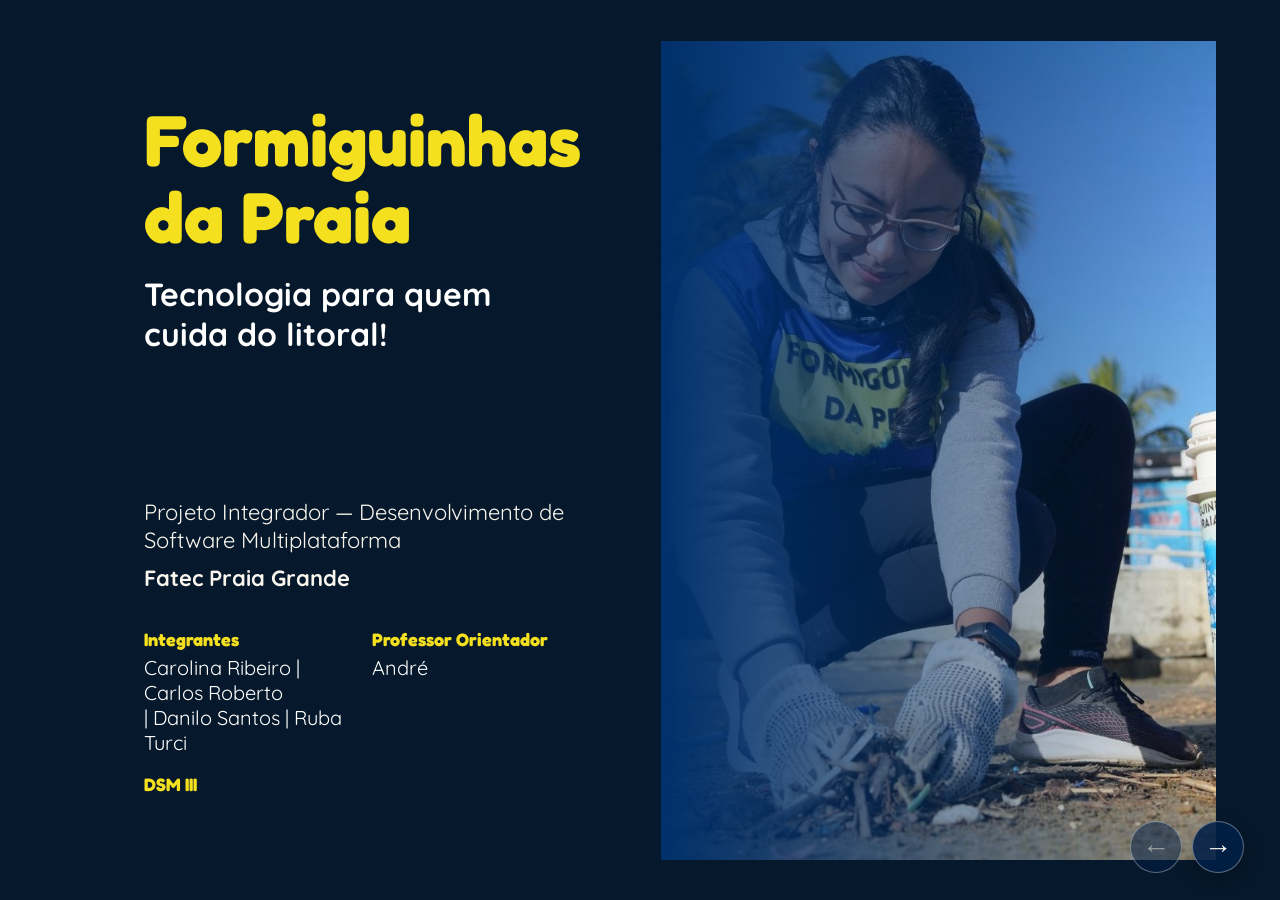
<file: index.html>
<!doctype html>
<html lang="pt-BR">
<head>
  <meta charset="utf-8">
  <meta name="viewport" content="width=device-width, initial-scale=1">
  <meta name="theme-color" content="#06182b">
  <title>Formiguinhas da Praia — Apresentação</title>
  <style>
    * { box-sizing: border-box; }

    html,
    body {
      width: 100%;
      height: 100%;
      margin: 0;
      overflow: hidden;
      background: #06182b;
    }

    .presentation {
      width: 100%;
      height: 100%;
    }

    .presentation-frame {
      display: block;
      width: 100%;
      height: 100%;
      border: 0;
    }
  </style>
</head>
<body>
  <main class="presentation" aria-label="Apresentação Formiguinhas da Praia" tabindex="-1">
    <iframe
      class="presentation-frame"
      id="presentation-frame"
      src="slides/01_capa.html"
      title="Apresentação Formiguinhas da Praia"
      allowfullscreen>
      <p>Seu navegador não conseguiu abrir a apresentação. <a href="slides/01_capa.html">Abrir o primeiro slide</a>.</p>
    </iframe>
  </main>
  <script>
    const slideFrame = document.getElementById('presentation-frame');
    const presentation = document.querySelector('.presentation');
    const slidePaths = [
      'slides/01_capa.html',
      'slides/02_historia.html',
      'slides/03_problema_personas.html',
      'slides/04_solucao_mvp.html',
      'slides/05_site.html',
      'slides/06_identidade_ux.html',
      'slides/07_arquitetura.html',
      'slides/08_bancos.html',
      'slides/09_backend_apis.html',
      'slides/10_demonstracao.html',
      'slides/11_publicacao.html',
      'slides/12_encerramento.html'
    ];
    let currentSlideIndex = 0;

    function navigateWithArrow(event) {
      const step = event.key === 'ArrowRight' ? 1 : event.key === 'ArrowLeft' ? -1 : 0;

      if (step === 0) return;
      event.preventDefault();

      const nextSlideIndex = currentSlideIndex + step;
      if (nextSlideIndex < 0 || nextSlideIndex >= slidePaths.length) return;

      currentSlideIndex = nextSlideIndex;
      presentation.focus({ preventScroll: true });
      slideFrame.src = slidePaths[currentSlideIndex];
    }

    document.addEventListener('keydown', navigateWithArrow);
    slideFrame.addEventListener('load', () => {
      const slideDocument = slideFrame.contentDocument;
      if (!slideDocument) return;

      const slidePath = new URL(slideFrame.contentWindow.location.href).pathname;
      const loadedSlideIndex = slidePaths.findIndex(path => slidePath.endsWith(path));
      if (loadedSlideIndex >= 0) currentSlideIndex = loadedSlideIndex;

      slideDocument.addEventListener('keydown', navigateWithArrow);
      slideDocument.querySelectorAll('.slide-navigation a').forEach(link => {
        link.addEventListener('click', () => presentation.focus({ preventScroll: true }));
      });
    });
  </script>
</body>
</html>
</file>
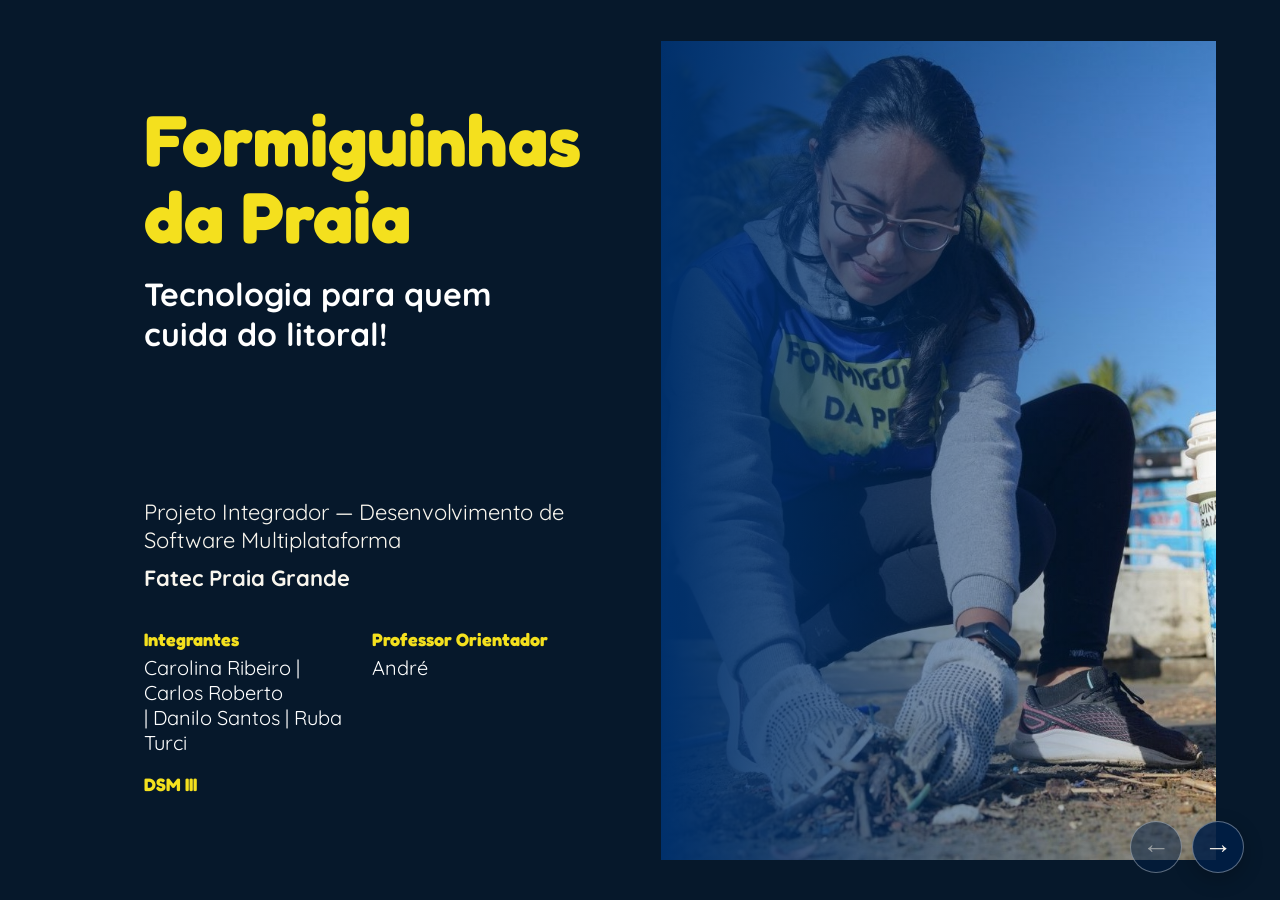
<file: slides/01_capa.html>
<!DOCTYPE html>
<html lang="pt-br">
<head>
  <meta charset="utf-8">
  <meta name="viewport" content="width=device-width, initial-scale=1">
  <link href="https://fonts.googleapis.com/css2?family=Fredoka:wght@400;600&family=Quicksand:wght@400;700&display=swap" rel="stylesheet">
  <style>
    * { margin: 0; padding: 0; box-sizing: border-box; }
    .slide-container {
      width: 1280px;
      min-height: 720px;
      background: #00306B;
      color: #F9F6EE;
      display: flex;
      flex-direction: row;
      font-family: 'Quicksand', sans-serif;
      position: relative;
    }
    .content-side {
      flex: 1;
      padding: 60px 80px;
      display: flex;
      flex-direction: column;
      justify-content: space-between;
      z-index: 2;
    }
    .image-side {
      width: 50%;
      height: 720px;
      position: relative;
    }
    .image-side img { width: 100%; height: 100%; object-fit: cover; display: block; }
    .overlay-gradient {
      position: absolute;
      left: 0;
      top: 0;
      width: 100%;
      height: 100%;
      background: linear-gradient(to right, #00306B 0%, rgba(0,48,107,.78) 22%, transparent 100%);
    }
    h1 {
      font-family: 'Fredoka', sans-serif;
      font-size: 72px;
      color: #F4E01E;
      line-height: 1.08;
      margin-bottom: 18px;
    }
    .subtitle { font-size: 32px; font-weight: 700; color: #FFFFFF; margin-bottom: 50px; }
    .project-info p { font-size: 22px; margin-bottom: 10px; }
    .team-grid {
      margin-top: 36px;
      display: grid;
      grid-template-columns: 1fr 1fr;
      gap: 18px;
      font-size: 20px;
      color: #FFFFFF;
    }
    .team-item strong {
      color: #F4E01E;
      display: block;
      font-family: 'Fredoka', sans-serif;
      font-size: 18px;
      margin-bottom: 5px;
    }
  </style>
  <link href="../css/navegacao.css" rel="stylesheet">
  <link href="../css/apresentacao-responsiva.css" rel="stylesheet">
</head>
<body>
  <div class="slide-container">
    <div class="content-side">
      <div>
        <h1>Formiguinhas da Praia</h1>
        <p class="subtitle">Tecnologia para quem cuida do litoral!</p>
      </div>
      <div class="project-info">
        <p>Projeto Integrador — Desenvolvimento de Software Multiplataforma</p>
        <p><strong>Fatec Praia Grande</strong></p>
        <div class="team-grid">
          <div class="team-item"><strong>Integrantes</strong>Carolina Ribeiro | Carlos Roberto <br>| Danilo Santos | Ruba Turci</div>
          <div class="team-item"><strong>Professor Orientador</strong>André</div>
          <div class="team-item"><strong>DSM III</strong></div>
        </div>
      </div>
    </div>
    <div class="image-side">
      <img src="../assets/user_photos/capa_acao.jpg" alt="Voluntária recolhendo resíduos na praia">
      <div class="overlay-gradient"></div>
    </div>
  </div>
  <nav class="slide-navigation" aria-label="Navegação da apresentação">
    <span class="slide-nav-arrow is-disabled" aria-disabled="true" aria-label="Primeiro slide">←</span>
    <a class="slide-nav-arrow" href="02_historia.html" aria-label="Próximo slide" title="Próximo slide">→</a>
  </nav>
</body>
</html>
</file>
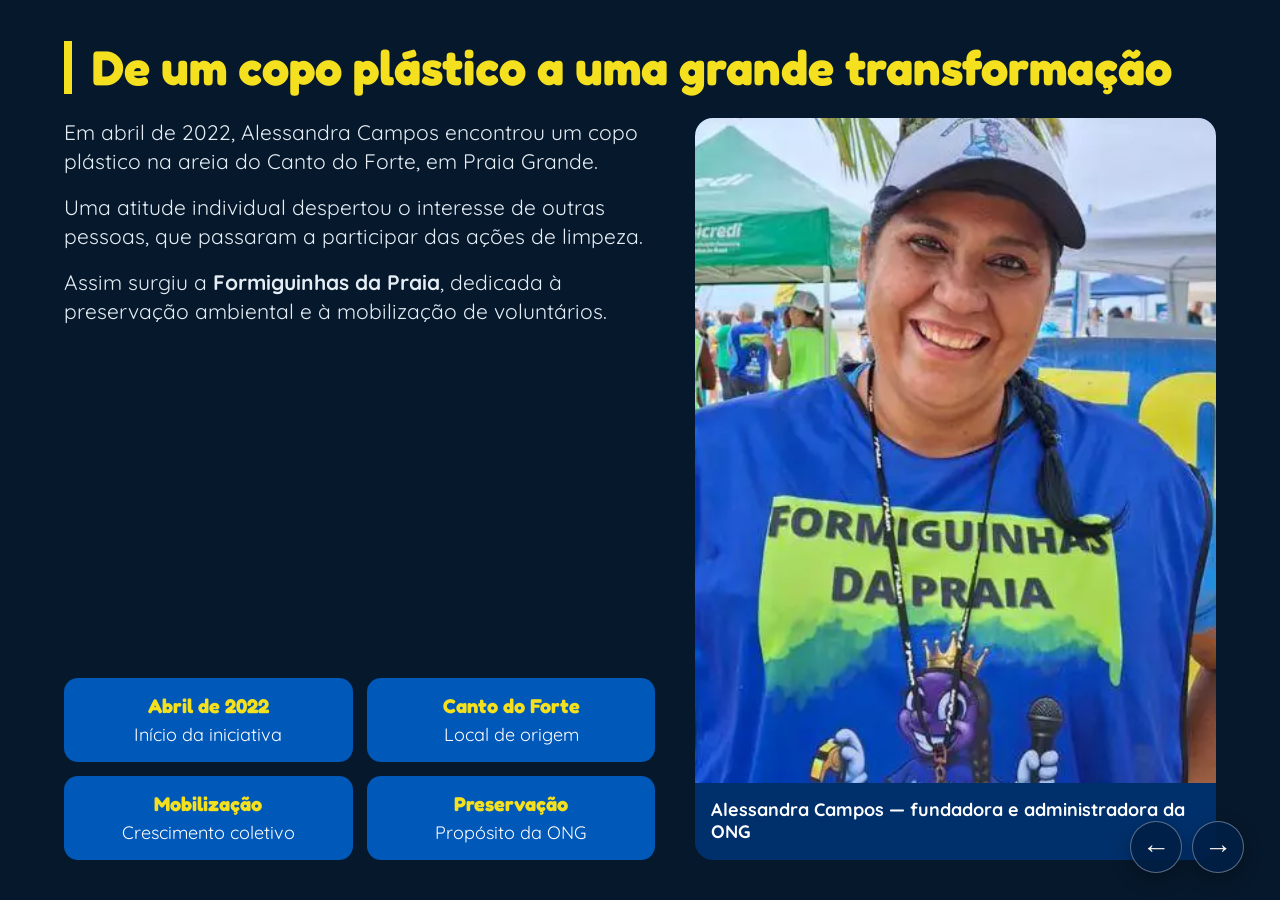
<file: slides/02_historia.html>
<!DOCTYPE html>
<html lang="pt-br">
<head>
  <meta charset="utf-8">
  <meta name="viewport" content="width=device-width, initial-scale=1">
  <link href="https://fonts.googleapis.com/css2?family=Fredoka:wght@400;600&family=Quicksand:wght@400;700&display=swap" rel="stylesheet">
  <style>
    * { margin: 0; padding: 0; box-sizing: border-box; }
    .slide-container {
      width: 1280px;
      height: 720px;
      background: #F9F6EE;
      color: #00306B;
      display: flex;
      flex-direction: column;
      font-family: 'Quicksand', sans-serif;
      padding: 42px 64px;
    }
    h2 {
      font-family: 'Fredoka', sans-serif;
      font-size: 44px;
      line-height: 1.1;
      color: #0058B9;
      margin-bottom: 24px;
      border-left: 8px solid #F4E01E;
      padding-left: 20px;
    }
    .main-content { display: grid; grid-template-columns: 1fr 0.88fr; gap: 40px; flex: 1; min-height: 0; }
    .text-block { display: flex; flex-direction: column; justify-content: space-between; min-height: 0; }
    .narrative { font-size: 21px; line-height: 1.4; color: #00306B; }
    .narrative p { margin-bottom: 16px; }
    .highlights { display: grid; grid-template-columns: 1fr 1fr; gap: 14px; margin-top: 20px; }
    .highlight-card {
      background: #0058B9;
      color: #FFFFFF;
      padding: 16px;
      border-radius: 14px;
      text-align: center;
      font-size: 18px;
      min-height: 72px;
      display: flex;
      flex-direction: column;
      justify-content: center;
    }
    .highlight-card strong { display: block; font-family: 'Fredoka', sans-serif; font-size: 20px; color: #F4E01E; margin-bottom: 5px; }
    figure.image-block {
      display: flex;
      flex-direction: column;
      min-width: 0;
      min-height: 0;
      background: #00306B;
      border-radius: 18px;
      overflow: hidden;
    }
    .image-block img { width: 100%; height: 0; flex: 1 1 0; min-height: 0; object-fit: cover; display: block; }
    figcaption { min-height: 58px; padding: 16px; color: #FFFFFF; font-size: 18px; font-weight: 700; line-height: 1.25; }
  </style>
  <link href="../css/navegacao.css" rel="stylesheet">
  <link href="../css/apresentacao-responsiva.css" rel="stylesheet">
</head>
<body>
  <div class="slide-container">
    <h2>De um copo plástico a uma grande transformação</h2>
    <div class="main-content">
      <div class="text-block">
        <div class="narrative">
          <p>Em abril de 2022, Alessandra Campos encontrou um copo plástico na areia do Canto do Forte, em Praia Grande.</p>
          <p>Uma atitude individual despertou o interesse de outras pessoas, que passaram a participar das ações de limpeza.</p>
          <p>Assim surgiu a <strong>Formiguinhas da Praia</strong>, dedicada à preservação ambiental e à mobilização de voluntários.</p>
        </div>
        <div class="highlights">
          <div class="highlight-card"><strong>Abril de 2022</strong>Início da iniciativa</div>
          <div class="highlight-card"><strong>Canto do Forte</strong>Local de origem</div>
          <div class="highlight-card"><strong>Mobilização</strong>Crescimento coletivo</div>
          <div class="highlight-card"><strong>Preservação</strong>Propósito da ONG</div>
        </div>
      </div>
      <figure class="image-block">
        <img src="../assets/user_photos/alessandra.png" alt="Alessandra Campos em atividade da ONG">
        <figcaption>Alessandra Campos — fundadora e administradora da ONG</figcaption>
      </figure>
    </div>
  </div>
  <nav class="slide-navigation" aria-label="Navegação da apresentação">
    <a class="slide-nav-arrow" href="01_capa.html" aria-label="Slide anterior" title="Slide anterior">←</a>
    <a class="slide-nav-arrow" href="03_problema_personas.html" aria-label="Próximo slide" title="Próximo slide">→</a>
  </nav>
</body>
</html>
</file>
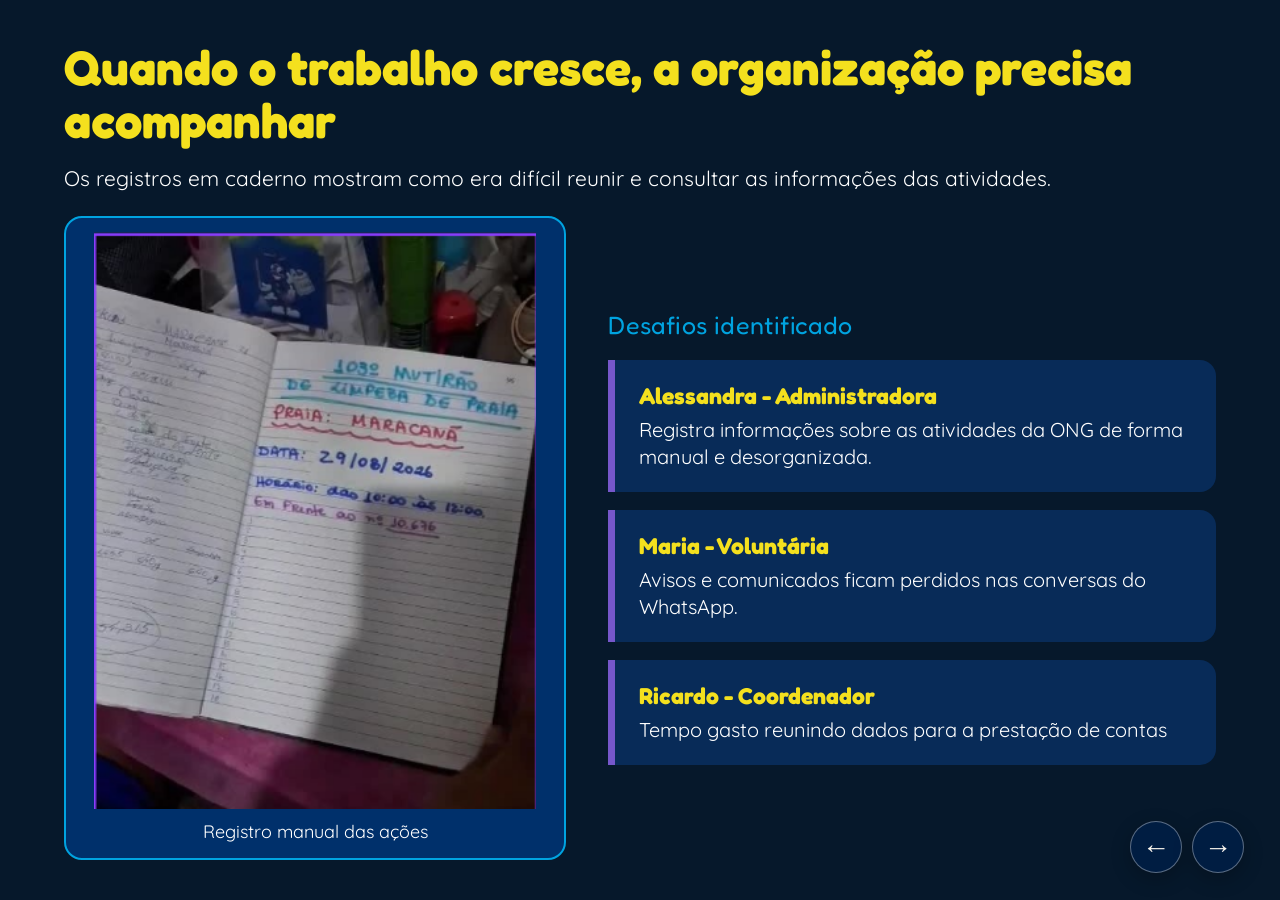
<file: slides/03_problema_personas.html>
<!DOCTYPE html>
<html lang="pt-br">
<head>
  <meta charset="utf-8">
  <meta name="viewport" content="width=device-width, initial-scale=1">
  <link href="https://fonts.googleapis.com/css2?family=Fredoka:wght@400;600&family=Quicksand:wght@400;700&display=swap" rel="stylesheet">
  <style>
    * { margin: 0; padding: 0; box-sizing: border-box; }
    .slide-container {
      width: 1280px;
      height: 720px;
      background: #00306B;
      color: #FFFFFF;
      display: flex;
      flex-direction: column;
      font-family: 'Quicksand', sans-serif;
      padding: 42px 64px;
    }
    h2 {
      font-family: 'Fredoka', sans-serif;
      font-size: 44px;
      line-height: 1.1;
      color: #F4E01E;
      margin-bottom: 16px;
    }
    .intro { font-size: 21px; line-height: 1.35; margin-bottom: 24px; color: #FFFFFF; }
    .content {
      display: grid;
      grid-template-columns: 0.95fr 1.15fr;
      gap: 42px;
      flex: 1;
      min-height: 0;
      align-items: stretch;
    }
    figure.record-photo {
      display: flex;
      flex-direction: column;
      justify-content: center;
      align-items: center;
      min-width: 0;
      min-height: 0;
      background: #00306B;
      border: 2px solid #00A3E0;
      border-radius: 18px;
      padding: 14px;
    }
    .record-photo img {
      display: block;
      width: 100%;
      height: 0;
      flex: 1 1 0;
      min-height: 0;
      object-fit: contain;
      object-position: center;
      border-radius: 10px;
    }
    figcaption {
      width: 100%;
      padding-top: 12px;
      color: #FFFFFF;
      font-size: 18px;
      line-height: 1.25;
      text-align: center;
    }
    .issues {
      display: flex;
      flex-direction: column;
      justify-content: center;
      gap: 18px;
      min-width: 0;
    }
    .section-title {
      font-family: 'Fredoka', sans-serif;
      font-size: 25px;
      color: #00A3E0;
      letter-spacing: .4px;
      margin-bottom: 2px;
    }
    .issue {
      background: #082B58;
      border-left: 7px solid #7657CB;
      border-radius: 0 16px 16px 0;
      padding: 22px 24px;
    }
    .issue strong {
      display: block;
      font-family: 'Fredoka', sans-serif;
      font-size: 23px;
      color: #F4E01E;
      margin-bottom: 7px;
    }
    .issue p { font-size: 20px; line-height: 1.35; color: #FFFFFF; }
  </style>
  <link href="../css/navegacao.css" rel="stylesheet">
  <link href="../css/apresentacao-responsiva.css" rel="stylesheet">
</head>
<body><div class="slide-container">
    <h2>Quando o trabalho cresce, a organização precisa acompanhar</h2>
    <p class="intro">Os registros em caderno mostram como era difícil reunir e consultar as informações das atividades.</p>
    <div class="content">
      <figure class="record-photo">
        <img src="../assets/user_photos/caderno.png" alt="Caderno aberto com registros manuscritos de ações da ONG">
        <figcaption>Registro manual das ações</figcaption>
      </figure>
      <div class="issues">
        <p class="section-title">Desafios identificado</p>
        <div class="issue">
          <strong>Alessandra - Administradora</strong>
          <p>Registra informações sobre as atividades da ONG de forma manual e desorganizada.</p>
        </div>
        <div class="issue">
          <strong>Maria - Voluntária</strong>
          <p>Avisos e comunicados ficam perdidos nas conversas do WhatsApp.</p>
        </div>
        <div class="issue">
          <strong>Ricardo - Coordenador</strong>
          <p>Tempo gasto reunindo dados para a prestação de contas</p>
        </div>
      </div>
    </div>
  </div>
  <nav class="slide-navigation" aria-label="Navegação da apresentação">
    <a class="slide-nav-arrow" href="02_historia.html" aria-label="Slide anterior" title="Slide anterior">←</a>
    <a class="slide-nav-arrow" href="04_solucao_mvp.html" aria-label="Próximo slide" title="Próximo slide">→</a>
  </nav>
</body>
</html>
</file>
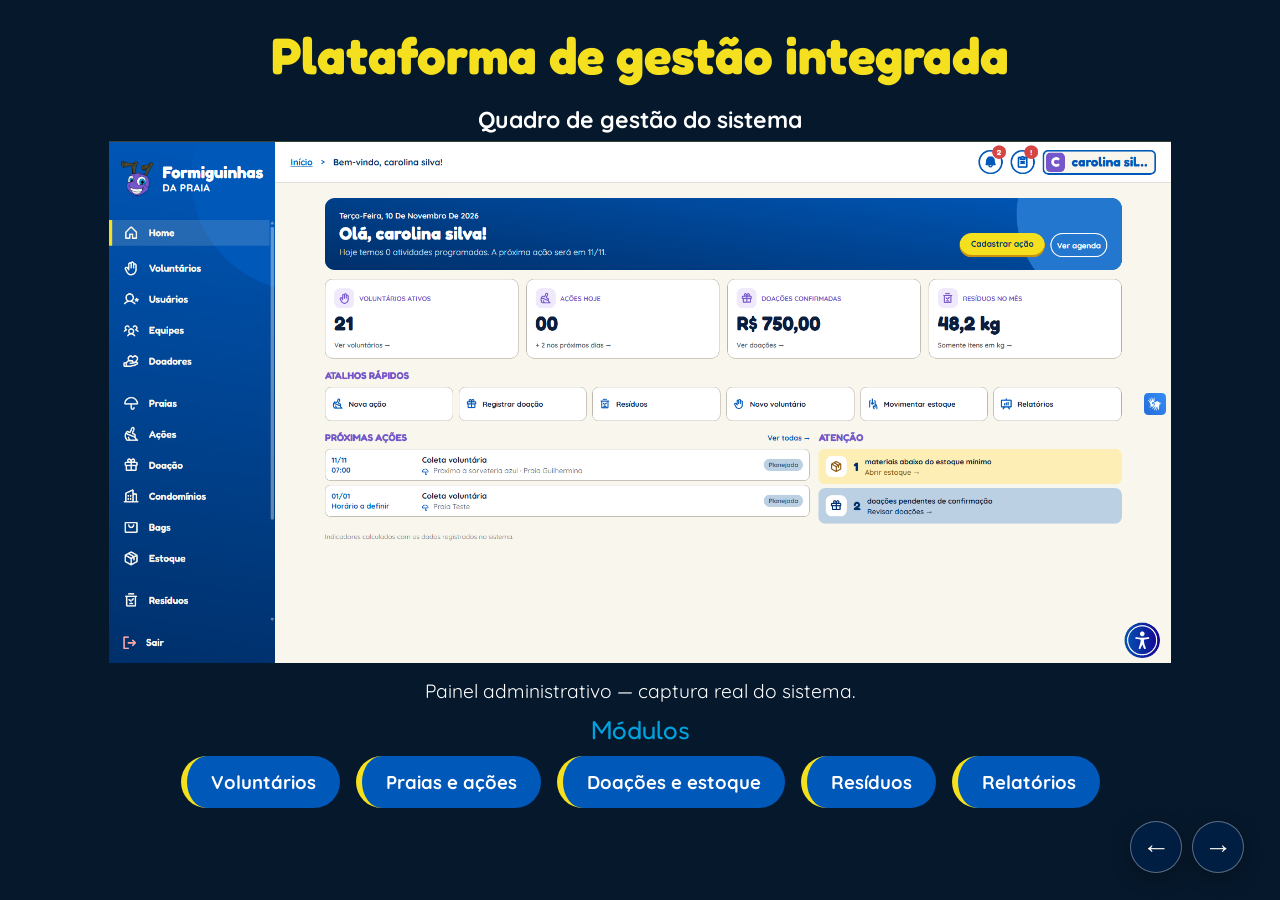
<file: slides/04_solucao_mvp.html>
<!DOCTYPE html>
<html lang="pt-br">
<head>
  <meta charset="utf-8">
  <meta name="viewport" content="width=device-width, initial-scale=1">
  <link href="https://fonts.googleapis.com/css2?family=Fredoka:wght@400;600&family=Quicksand:wght@400;700&display=swap" rel="stylesheet">
  <style>
    * { margin: 0; padding: 0; box-sizing: border-box; }
    .slide-container {
      width: 1280px;
      height: 720px;
      background: #00306B;
      color: #FFFFFF;
      display: flex;
      flex-direction: column;
      align-items: center;
      font-family: 'Quicksand', sans-serif;
      padding: 38px 64px;
    }
    h2 {
      width: 100%;
      text-align: center;
      font-family: 'Fredoka', sans-serif;
      font-size: 44px;
      color: #F4E01E;
      margin-bottom: 14px;
      line-height: 1.1;
    }
    .panel-label { font-size: 21px; font-weight: 700; color: #FFFFFF; margin-bottom: 12px; text-align: center; }
    .management-image {
      display: block;
      width: min(1090px, 100%);
      height: 330px;
      object-fit: contain;
      object-position: center;
      background: transparent;
      border: 0;
      border-radius: 8px;
    }
    .caption { margin-top: 9px; font-size: 17px; color: #FFFFFF; text-align: center; }
    .modules-title {
      font-family: 'Fredoka', sans-serif;
      font-size: 24px;
      color: #00A3E0;
      margin-top: 18px;
      margin-bottom: 12px;
      text-align: center;
    }
    .modules {
      width: 100%;
      display: flex;
      flex-wrap: wrap;
      justify-content: center;
      align-items: center;
      gap: 14px 16px;
    }
    .module {
      background: #0058B9;
      color: #FFFFFF;
      border-left: 6px solid #F4E01E;
      border-radius: 28px;
      padding: 12px 22px;
      font-size: 19px;
      font-weight: 700;
      text-align: center;
    }
  </style>
  <link href="../css/navegacao.css" rel="stylesheet">
  <link href="../css/apresentacao-responsiva.css" rel="stylesheet">
</head>
<body>
  <div class="slide-container slide-management">
    <h2>Plataforma de gestão integrada</h2>
    <p class="panel-label">Quadro de gestão do sistema</p>
    <img class="management-image" src="../assets/user_photos/tela-home.png" alt="Captura do quadro de gestão do sistema Formiguinhas da Praia">
    <p class="caption">Painel administrativo — captura real do sistema.</p>
    <p class="modules-title">Módulos</p>
    <div class="modules" aria-label="Módulos do sistema">
      <span class="module">Voluntários</span>
      <span class="module">Praias e ações</span>
      <span class="module">Doações e estoque</span>
      <span class="module">Resíduos</span>
      <span class="module">Relatórios</span>
    </div>
  </div>
  <nav class="slide-navigation" aria-label="Navegação da apresentação">
    <a class="slide-nav-arrow" href="03_problema_personas.html" aria-label="Slide anterior" title="Slide anterior">←</a>
    <a class="slide-nav-arrow" href="05_site.html" aria-label="Próximo slide" title="Próximo slide">→</a>
  </nav>
</body>
</html>
</file>
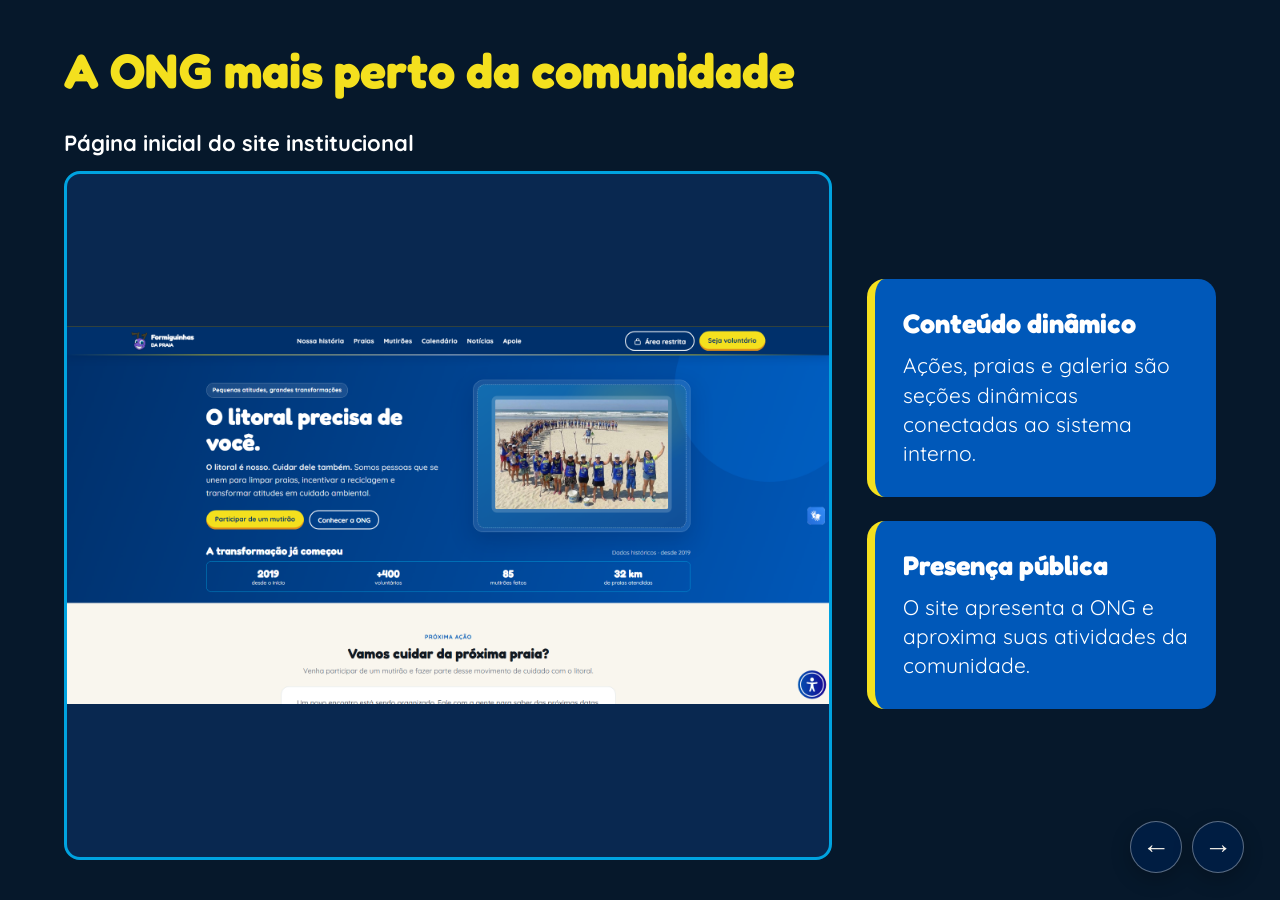
<file: slides/05_site.html>
<!DOCTYPE html>
<html lang="pt-br">
<head>
  <meta charset="utf-8">
  <meta name="viewport" content="width=device-width, initial-scale=1">
  <link href="https://fonts.googleapis.com/css2?family=Fredoka:wght@400;600&family=Quicksand:wght@400;700&display=swap" rel="stylesheet">
  <style>
    * { margin: 0; padding: 0; box-sizing: border-box; }
    .slide-container {
      width: 1280px;
      min-height: 720px;
      background: #00306B;
      color: #FFFFFF;
      display: flex;
      flex-direction: column;
      font-family: 'Quicksand', sans-serif;
      padding: 50px 70px;
    }
    h2 { font-family: 'Fredoka', sans-serif; font-size: 54px; color: #F4E01E; margin-bottom: 30px; }
    .layout { display: grid; grid-template-columns: 2.2fr 1fr; gap: 35px; flex: 1; min-height: 0; }
    .hero-mockup { display: flex; flex-direction: column; gap: 14px; min-height: 0; }
    .label { font-size: 22px; color: #FFFFFF; font-weight: 700; }
    .hero-image {
      width: 100%;
      flex: 1;
      min-height: 360px;
      object-fit: contain;
      background: #092850;
      border: 3px solid #00A3E0;
      border-radius: 16px;
    }
    .side-info { display: flex; flex-direction: column; gap: 24px; justify-content: center; }
    .info-card { background: #0058B9; padding: 28px; border-radius: 18px; border-left: 8px solid #F4E01E; }
    .info-card strong { display: block; font-family: 'Fredoka', sans-serif; font-size: 27px; color: #FFFFFF; margin-bottom: 12px; }
    .info-card p { font-size: 21px; line-height: 1.4; color: #FFFFFF; }
  </style>
  <link href="../css/navegacao.css" rel="stylesheet">
  <link href="../css/apresentacao-responsiva.css" rel="stylesheet">
</head>
<body>
  <div class="slide-container">
    <h2>A ONG mais perto da comunidade</h2>
    <div class="layout">
      <div class="hero-mockup">
        <p class="label">Página inicial do site institucional</p>
        <img class="hero-image" src="../assets/user_photos/site-institucional.png" alt="Captura real da página inicial do site Formiguinhas da Praia">
      </div>
      <div class="side-info">
        <div class="info-card">
          <strong>Conteúdo dinâmico</strong>
          <p>Ações, praias e galeria são seções dinâmicas conectadas ao sistema interno.</p>
        </div>
        <div class="info-card">
          <strong>Presença pública</strong>
          <p>O site apresenta a ONG e aproxima suas atividades da comunidade.</p>
        </div>
      </div>
    </div>
  </div>
  <nav class="slide-navigation" aria-label="Navegação da apresentação">
    <a class="slide-nav-arrow" href="04_solucao_mvp.html" aria-label="Slide anterior" title="Slide anterior">←</a>
    <a class="slide-nav-arrow" href="06_identidade_ux.html" aria-label="Próximo slide" title="Próximo slide">→</a>
  </nav>
</body>
</html>
</file>
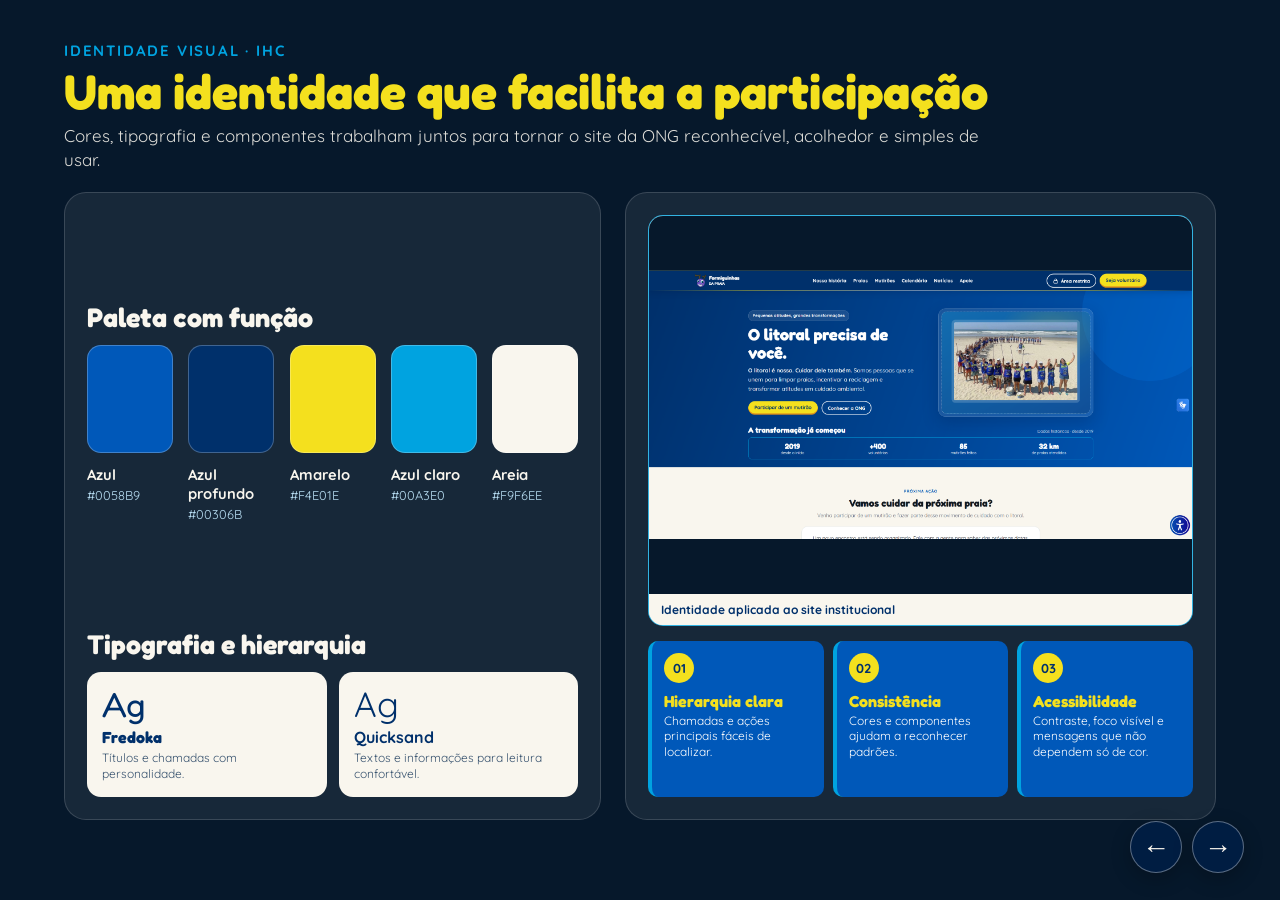
<file: slides/06_identidade_ux.html>
<!DOCTYPE html>
<html lang="pt-br">
<head>
  <meta charset="utf-8">
  <meta name="viewport" content="width=device-width, initial-scale=1">
  <link href="https://fonts.googleapis.com/css2?family=Fredoka:wght@400;600&family=Quicksand:wght@400;700&display=swap" rel="stylesheet">
  <style>
    * { margin: 0; padding: 0; box-sizing: border-box; }
    .slide-container {
      width: 1280px;
      height: 720px;
      padding: 42px 64px;
      color: #F9F6EE;
      background: #00306B;
      display: flex;
      flex-direction: column;
      gap: 20px;
      font-family: 'Quicksand', sans-serif;
    }
    .slide-heading { flex: 0 0 auto; }
    .eyebrow {
      margin-bottom: 5px;
      color: #00A3E0;
      font-size: 15px;
      font-weight: 700;
      letter-spacing: .12em;
      text-transform: uppercase;
    }
    h2 {
      max-width: 1000px;
      margin-bottom: 7px;
      color: #F4E01E;
      font-family: 'Fredoka', sans-serif;
      font-size: 46px;
      line-height: 1.08;
    }
    .slide-intro {
      max-width: 950px;
      color: rgba(249, 246, 238, .88);
      font-size: 17px;
      line-height: 1.4;
    }
    .content-grid {
      display: grid;
      min-height: 0;
      flex: 1;
      grid-template-columns: 1fr 1fr;
      gap: 24px;
    }
    .brand-panel,
    .experience-panel {
      min-width: 0;
      padding: 22px;
      border: 1px solid rgba(255,255,255,.15);
      border-radius: 22px;
      background: rgba(255,255,255,.07);
    }
    .brand-panel {
      display: flex;
      flex-direction: column;
      gap: 20px;
    }
    .section-heading {
      margin-bottom: 12px;
      color: #F9F6EE;
      font-family: 'Fredoka', sans-serif;
      font-size: 23px;
    }
    .swatches {
      display: grid;
      grid-template-columns: repeat(5, minmax(0, 1fr));
      gap: 10px;
    }
    .swatch { min-width: 0; }
    .swatch-color {
      display: block;
      height: 56px;
      margin-bottom: 8px;
      border: 1px solid rgba(255,255,255,.25);
      border-radius: 11px;
    }
    .swatch strong,
    .swatch code { display: block; }
    .swatch strong {
      overflow-wrap: anywhere;
      color: #F9F6EE;
      font-size: 12px;
    }
    .swatch code {
      margin-top: 3px;
      color: #B7DDF2;
      font-family: 'Quicksand', sans-serif;
      font-size: 11px;
    }
    .typography { min-height: 0; }
    .font-samples {
      display: grid;
      grid-template-columns: 1fr 1fr;
      gap: 12px;
    }
    .font-card {
      min-width: 0;
      padding: 15px;
      border-radius: 14px;
      color: #00306B;
      background: #F9F6EE;
    }
    .font-sample {
      display: block;
      margin-bottom: 5px;
      font-size: 35px;
      line-height: 1;
    }
    .font-card--display .font-sample,
    .font-card--display strong { font-family: 'Fredoka', sans-serif; }
    .font-card--body .font-sample,
    .font-card--body strong { font-family: 'Quicksand', sans-serif; }
    .font-card p {
      margin-top: 3px;
      color: #38536F;
      font-size: 12px;
      line-height: 1.35;
    }
    .experience-panel {
      display: flex;
      flex-direction: column;
      gap: 15px;
    }
    .site-preview {
      min-width: 0;
      overflow: hidden;
      border: 1px solid rgba(0,163,224,.8);
      border-radius: 15px;
      background: #F9F6EE;
    }
    .site-preview img {
      display: block;
      width: 100%;
      height: 205px;
      object-fit: cover;
      object-position: center top;
    }
    .site-preview figcaption {
      padding: 8px 12px;
      color: #00306B;
      background: #F9F6EE;
      font-size: 12px;
      font-weight: 700;
    }
    .ux-list {
      display: grid;
      flex: 1;
      grid-template-columns: 1fr;
      gap: 9px;
    }
    .ux-card {
      display: flex;
      min-width: 0;
      align-items: center;
      gap: 12px;
      padding: 11px 14px;
      border-left: 4px solid #00A3E0;
      border-radius: 10px;
      background: #0058B9;
    }
    .ux-number {
      display: grid;
      width: 30px;
      height: 30px;
      flex: 0 0 30px;
      place-items: center;
      border-radius: 50%;
      color: #00306B;
      background: #F4E01E;
      font-size: 13px;
      font-weight: 700;
    }
    .ux-card strong {
      display: block;
      margin-bottom: 2px;
      color: #F4E01E;
      font-family: 'Fredoka', sans-serif;
      font-size: 16px;
    }
    .ux-card p {
      color: #FFFFFF;
      font-size: 12px;
      line-height: 1.3;
    }
    @media (max-width: 900px) {
      .content-grid { grid-template-columns: 1fr; }
      .slide-container { height: auto; min-height: 100vh; }
      .site-preview img { height: auto; aspect-ratio: 16 / 8; }
    }
    @media (max-width: 560px) {
      .swatches { grid-template-columns: repeat(3, minmax(0, 1fr)); }
      .font-samples { grid-template-columns: 1fr; }
    }
  </style>
  <link href="../css/navegacao.css" rel="stylesheet">
  <link href="../css/apresentacao-responsiva.css" rel="stylesheet">
</head>
<body>
  <div class="slide-container slide-identity">
    <header class="slide-heading">
      <p class="eyebrow">Identidade visual · IHC</p>
      <h2>Uma identidade que facilita a participação</h2>
      <p class="slide-intro">Cores, tipografia e componentes trabalham juntos para tornar o site da ONG reconhecível, acolhedor e simples de usar.</p>
    </header>
    <div class="content-grid">
      <section class="brand-panel" aria-label="Elementos da identidade visual">
        <div>
          <h3 class="section-heading">Paleta com função</h3>
          <div class="swatches">
            <div class="swatch"><span class="swatch-color" style="background:#0058B9"></span><strong>Azul</strong><code>#0058B9</code></div>
            <div class="swatch"><span class="swatch-color" style="background:#00306B"></span><strong>Azul profundo</strong><code>#00306B</code></div>
            <div class="swatch"><span class="swatch-color" style="background:#F4E01E"></span><strong>Amarelo</strong><code>#F4E01E</code></div>
            <div class="swatch"><span class="swatch-color" style="background:#00A3E0"></span><strong>Azul claro</strong><code>#00A3E0</code></div>
            <div class="swatch"><span class="swatch-color" style="background:#F9F6EE"></span><strong>Areia</strong><code>#F9F6EE</code></div>
          </div>
        </div>
        <div class="typography">
          <h3 class="section-heading">Tipografia e hierarquia</h3>
          <div class="font-samples">
            <article class="font-card font-card--display">
              <span class="font-sample" aria-hidden="true">Ag</span>
              <strong>Fredoka</strong>
              <p>Títulos e chamadas com personalidade.</p>
            </article>
            <article class="font-card font-card--body">
              <span class="font-sample" aria-hidden="true">Ag</span>
              <strong>Quicksand</strong>
              <p>Textos e informações para leitura confortável.</p>
            </article>
          </div>
        </div>
      </section>
      <section class="experience-panel" aria-label="Aplicação da identidade e princípios de experiência">
        <figure class="site-preview">
          <img src="../assets/user_photos/site-institucional.png" alt="Prévia do site da Formiguinhas da Praia com navegação, chamada para voluntários e ações">
          <figcaption>Identidade aplicada ao site institucional</figcaption>
        </figure>
        <div class="ux-list">
          <article class="ux-card">
            <span class="ux-number" aria-hidden="true">01</span>
            <div><strong>Hierarquia clara</strong><p>Chamadas e ações principais fáceis de localizar.</p></div>
          </article>
          <article class="ux-card">
            <span class="ux-number" aria-hidden="true">02</span>
            <div><strong>Consistência</strong><p>Cores e componentes ajudam a reconhecer padrões.</p></div>
          </article>
          <article class="ux-card">
            <span class="ux-number" aria-hidden="true">03</span>
            <div><strong>Acessibilidade</strong><p>Contraste, foco visível e mensagens que não dependem só de cor.</p></div>
          </article>
        </div>
      </section>
    </div>
  </div>
  <nav class="slide-navigation" aria-label="Navegação da apresentação">
    <a class="slide-nav-arrow" href="05_site.html" aria-label="Slide anterior" title="Slide anterior">←</a>
    <a class="slide-nav-arrow" href="07_arquitetura.html" aria-label="Próximo slide" title="Próximo slide">→</a>
  </nav>
</body>
</html>
</file>
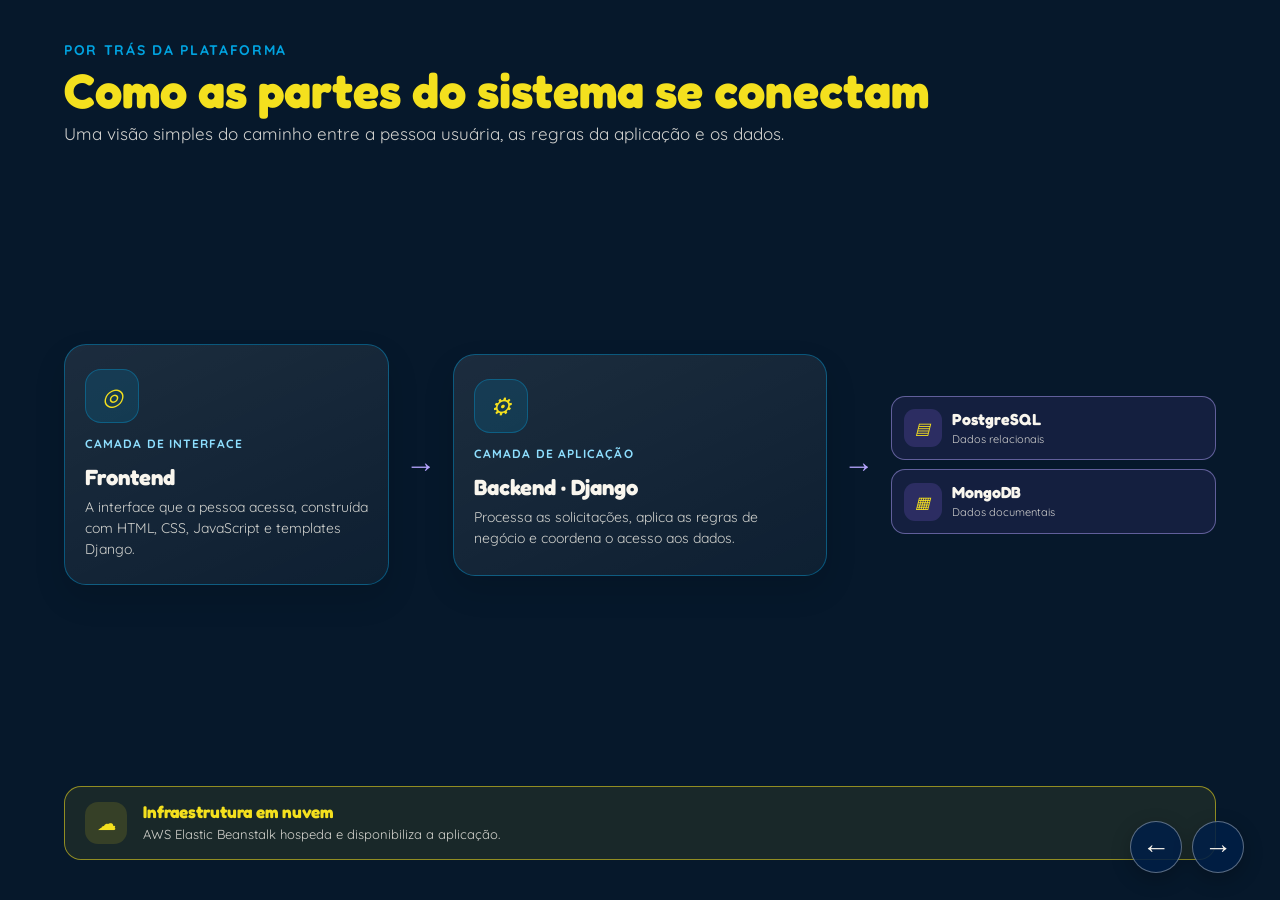
<file: slides/07_arquitetura.html>
<!DOCTYPE html>
<html lang="pt-br">
<head>
  <meta charset="utf-8">
  <meta name="viewport" content="width=device-width, initial-scale=1">
  <link href="https://fonts.googleapis.com/css2?family=Fredoka:wght@400;600&family=Quicksand:wght@400;700&display=swap" rel="stylesheet">
  <style>
    * { margin: 0; padding: 0; box-sizing: border-box; }
    .slide-container {
      width: 1280px;
      height: 720px;
      padding: 42px 64px;
      background: #00306B;
      color: #F9F6EE;
      display: flex;
      flex-direction: column;
      gap: 20px;
      font-family: 'Quicksand', sans-serif;
      overflow: hidden;
    }
    .arch-heading { flex: 0 0 auto; }
    .eyebrow {
      margin-bottom: 5px;
      color: #00A3E0;
      font-size: 14px;
      font-weight: 700;
      letter-spacing: .12em;
      text-transform: uppercase;
    }
    h2 {
      margin-bottom: 7px;
      color: #F4E01E;
      font-family: 'Fredoka', sans-serif;
      font-size: 43px;
      line-height: 1.08;
    }
    .intro { color: rgba(249,246,238,.84); font-size: 17px; }
    .arch-flow {
      display: grid;
      flex: 1;
      min-height: 0;
      grid-template-columns: minmax(0, 1fr) 44px minmax(0, 1.15fr) 44px minmax(0, 1fr);
      align-items: center;
      gap: 10px;
    }
    .node {
      min-width: 0;
      min-height: 222px;
      padding: 24px 20px;
      border: 1px solid rgba(0,163,224,.42);
      border-radius: 22px;
      background: linear-gradient(155deg, rgba(255,255,255,.09), rgba(255,255,255,.035));
      display: flex;
      flex-direction: column;
      align-items: flex-start;
      gap: 13px;
      box-shadow: 0 14px 32px rgba(0,0,0,.12);
    }
    .node i {
      display: grid;
      width: 54px;
      height: 54px;
      place-items: center;
      border: 1px solid rgba(0,163,224,.35);
      border-radius: 16px;
      color: #F4E01E;
      background: rgba(0,163,224,.14);
      font-size: 24px;
    }
    .node-label { color: #8EDFFF; font-size: 12px; font-weight: 700; letter-spacing: .09em; text-transform: uppercase; }
    .node-text strong {
      display: block;
      margin-bottom: 7px;
      color: #F9F6EE;
      font-family: 'Fredoka', sans-serif;
      font-size: 22px;
    }
    .node-text p {
      color: rgba(249,246,238,.82);
      font-size: 14px;
      line-height: 1.5;
    }
    .flow-arrow {
      display: grid;
      place-items: center;
      color: #B7A5FF;
      font-size: 31px;
      font-weight: 700;
    }
    .db-row {
      display: grid;
      gap: 9px;
      width: 100%;
    }
    .db-node {
      display: grid;
      min-height: 0;
      grid-template-columns: 38px minmax(0, 1fr);
      align-items: center;
      gap: 10px;
      padding: 12px;
      border-color: rgba(183,165,255,.48);
      border-radius: 14px;
      background: rgba(118,87,203,.13);
      box-shadow: none;
    }
    .db-node i { width: 38px; height: 38px; border: 0; border-radius: 11px; background: rgba(118,87,203,.25); font-size: 16px; }
    .db-node .node-text strong { margin-bottom: 2px; font-size: 16px; }
    .db-node .node-text p { font-size: 11px; }
    .infra {
      display: flex;
      min-height: 74px;
      align-items: center;
      gap: 16px;
      padding: 14px 20px;
      border: 1px solid rgba(244,224,30,.55);
      border-radius: 17px;
      background: rgba(244,224,30,.08);
    }
    .infra i {
      display: grid;
      width: 42px;
      height: 42px;
      flex: 0 0 42px;
      place-items: center;
      border-radius: 13px;
      color: #F4E01E;
      background: rgba(244,224,30,.13);
      font-size: 19px;
    }
    .infra strong { display: block; margin-bottom: 3px; color: #F4E01E; font-family: 'Fredoka', sans-serif; font-size: 17px; }
    .infra p { color: rgba(249,246,238,.84); font-size: 13px; }
    @media (max-width: 900px) {
      .slide-container { height: auto; min-height: 100vh; }
      .arch-flow { grid-template-columns: minmax(0, 1fr); }
      .node { min-height: 0; }
      .flow-arrow { transform: rotate(90deg); }
      .infra { margin-top: 8px; }
    }
    @media (max-width: 560px) {
      .arch-flow { gap: 8px; }
      .node { padding: 18px; }
      h2 { font-size: 32px; }
    }
  </style>
  <link href="../css/navegacao.css" rel="stylesheet">
  <link href="../css/apresentacao-responsiva.css" rel="stylesheet">
</head>
<body>
  <div class="slide-container">
    <header class="arch-heading">
      <p class="eyebrow">Por trás da plataforma</p>
      <h2>Como as partes do sistema se conectam</h2>
      <p class="intro">Uma visão simples do caminho entre a pessoa usuária, as regras da aplicação e os dados.</p>
    </header>
    <div class="arch-flow">
      <div class="node">
        <i aria-hidden="true">◎</i>
        <span class="node-label">Camada de interface</span>
        <div class="node-text">
          <strong>Frontend</strong>
          <p>A interface que a pessoa acessa, construída com HTML, CSS, JavaScript e templates Django.</p>
        </div>
      </div>
      <div class="flow-arrow" aria-hidden="true">→</div>
      <div class="node">
        <i aria-hidden="true">⚙</i>
        <span class="node-label">Camada de aplicação</span>
        <div class="node-text">
          <strong>Backend · Django</strong>
          <p>Processa as solicitações, aplica as regras de negócio e coordena o acesso aos dados.</p>
        </div>
      </div>
      <div class="flow-arrow" aria-hidden="true">→</div>
      <div class="db-row">
        <div class="node db-node">
          <i aria-hidden="true">▤</i>
          <div class="node-text">
            <strong>PostgreSQL</strong>
            <p>Dados relacionais</p>
          </div>
        </div>
        <div class="node db-node">
          <i aria-hidden="true">▦</i>
          <div class="node-text">
            <strong>MongoDB</strong>
            <p>Dados documentais</p>
          </div>
        </div>
      </div>
    </div>
    <div class="infra">
        <i aria-hidden="true">☁</i>
        <div class="node-text">
          <strong>Infraestrutura em nuvem</strong>
          <p>AWS Elastic Beanstalk hospeda e disponibiliza a aplicação.</p>
        </div>
    </div>
  </div>
  <nav class="slide-navigation" aria-label="Navegação da apresentação">
    <a class="slide-nav-arrow" href="06_identidade_ux.html" aria-label="Slide anterior" title="Slide anterior">←</a>
    <a class="slide-nav-arrow" href="08_bancos.html" aria-label="Próximo slide" title="Próximo slide">→</a>
  </nav>
</body>
</html>
</file>
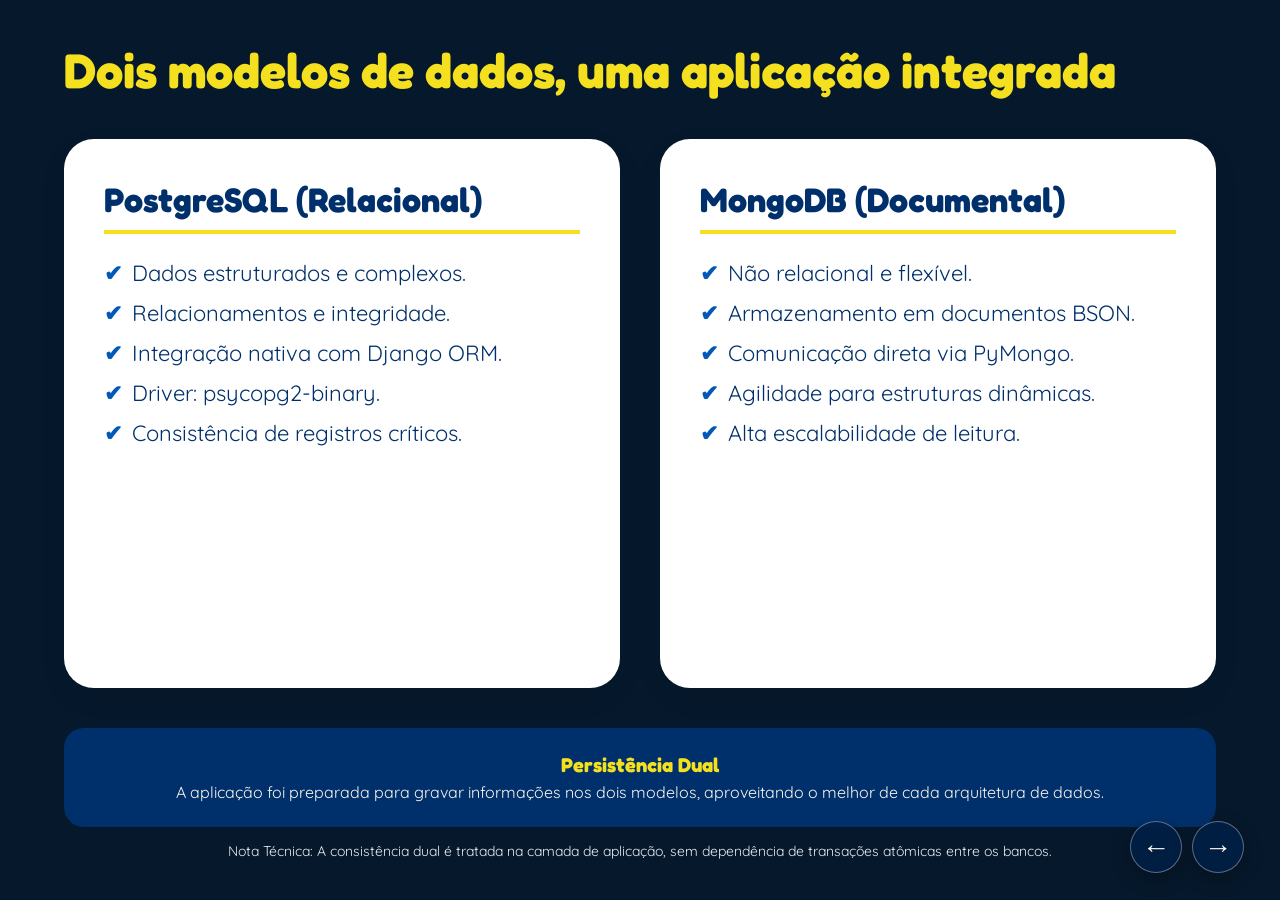
<file: slides/08_bancos.html>
<!DOCTYPE html>
<html lang="pt-br">
<head>
  <meta charset="utf-8">
  <meta name="viewport" content="width=device-width, initial-scale=1">
  <link href="https://fonts.googleapis.com/css2?family=Fredoka:wght@400;600&family=Quicksand:wght@400;700&display=swap" rel="stylesheet">
  <style>
    * { margin: 0; padding: 0; box-sizing: border-box; }
    .slide-container {
      width: 1280px;
      min-height: 720px;
      background: #F9F6EE;
      color: #00306B;
      display: flex;
      flex-direction: column;
      font-family: 'Quicksand', sans-serif;
      padding: 60px 80px;
    }
    h2 {
      font-family: 'Fredoka', sans-serif;
      font-size: 48px;
      color: #0058B9;
      margin-bottom: 40px;
    }
    .db-comparison {
      display: grid;
      grid-template-columns: 1fr 1fr;
      gap: 40px;
      flex: 1;
    }
    .db-col {
      background: #fff;
      padding: 40px;
      border-radius: 30px;
      box-shadow: 0 10px 30px rgba(0,0,0,0.05);
      display: flex;
      flex-direction: column;
      gap: 15px;
    }
    .db-col h3 {
      font-family: 'Fredoka', sans-serif;
      font-size: 34px;
      color: #00306B;
      border-bottom: 4px solid #F4E01E;
      padding-bottom: 10px;
      margin-bottom: 10px;
    }
    .db-col ul {
      list-style: none;
      font-size: 22px;
      display: flex;
      flex-direction: column;
      gap: 12px;
    }
    .db-col li::before {
      content: '✔';
      color: #0058B9;
      margin-right: 10px;
      font-weight: bold;
    }
    .highlight-box {
      margin-top: 40px;
      background: #00306B;
      color: #F9F6EE;
      padding: 25px;
      border-radius: 20px;
      text-align: center;
    }
    .highlight-box strong {
      color: #F4E01E;
      font-family: 'Fredoka', sans-serif;
      font-size: 20px;
      display: block;
      margin-bottom: 5px;
    }
    .technical-warning {
      font-size: 14px;
      color: #7657CB;
      margin-top: 15px;
      text-align: center;
    }
  </style>
  <link href="../css/navegacao.css" rel="stylesheet">
  <link href="../css/apresentacao-responsiva.css" rel="stylesheet">
</head>
<body>
  <div class="slide-container">
    <h2>Dois modelos de dados, uma aplicação integrada</h2>
    <div class="db-comparison">
      <div class="db-col">
        <h3>PostgreSQL (Relacional)</h3>
        <ul>
          <li>Dados estruturados e complexos.</li>
          <li>Relacionamentos e integridade.</li>
          <li>Integração nativa com Django ORM.</li>
          <li>Driver: psycopg2-binary.</li>
          <li>Consistência de registros críticos.</li>
        </ul>
      </div>
      <div class="db-col">
        <h3>MongoDB (Documental)</h3>
        <ul>
          <li>Não relacional e flexível.</li>
          <li>Armazenamento em documentos BSON.</li>
          <li>Comunicação direta via PyMongo.</li>
          <li>Agilidade para estruturas dinâmicas.</li>
          <li>Alta escalabilidade de leitura.</li>
        </ul>
      </div>
    </div>
    <div class="highlight-box">
      <strong>Persistência Dual</strong>
      A aplicação foi preparada para gravar informações nos dois modelos, aproveitando o melhor de cada arquitetura de dados.
    </div>
    <p class="technical-warning">Nota Técnica: A consistência dual é tratada na camada de aplicação, sem dependência de transações atômicas entre os bancos.</p>
  </div>
  <nav class="slide-navigation" aria-label="Navegação da apresentação">
    <a class="slide-nav-arrow" href="07_arquitetura.html" aria-label="Slide anterior" title="Slide anterior">←</a>
    <a class="slide-nav-arrow" href="09_backend_apis.html" aria-label="Próximo slide" title="Próximo slide">→</a>
  </nav>
</body>
</html>
</file>
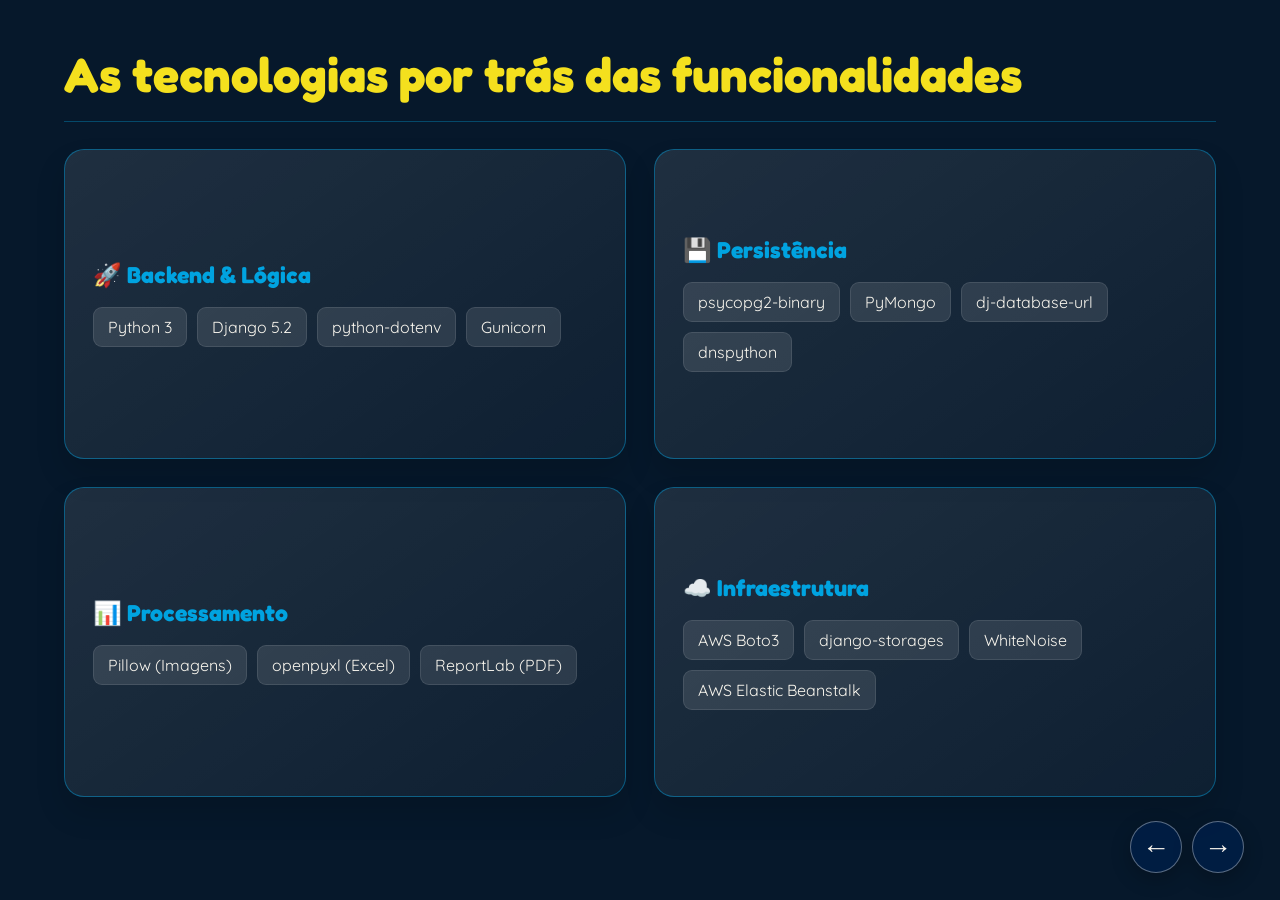
<file: slides/09_backend_apis.html>
<!DOCTYPE html>
<html lang="pt-br">
<head>
  <meta charset="utf-8">
  <meta name="viewport" content="width=device-width, initial-scale=1">
  <link href="https://fonts.googleapis.com/css2?family=Fredoka:wght@400;600&family=Quicksand:wght@400;700&display=swap" rel="stylesheet">
  <style>
    * { margin: 0; padding: 0; box-sizing: border-box; }
    .slide-container {
      width: 1280px;
      min-height: 720px;
      background: #00306B;
      color: #F9F6EE;
      display: flex;
      flex-direction: column;
      font-family: 'Quicksand', sans-serif;
      padding: 60px 80px;
    }
    h2 {
      font-family: 'Fredoka', sans-serif;
      font-size: 48px;
      color: #F4E01E;
      margin-bottom: 30px;
    }
    .tech-grid {
      display: grid;
      grid-template-columns: 1fr 1fr;
      gap: 30px;
      flex: 1;
    }
    .tech-group {
      background: rgba(255,255,255,0.05);
      border-radius: 20px;
      padding: 25px;
      border: 1px solid rgba(0, 163, 224, 0.3);
    }
    .tech-group h3 {
      font-family: 'Fredoka', sans-serif;
      font-size: 20px;
      color: #00A3E0;
      margin-bottom: 15px;
      display: flex;
      align-items: center;
      gap: 10px;
    }
    .tech-list {
      list-style: none;
      font-size: 14px;
      display: flex;
      flex-wrap: wrap;
      gap: 8px;
    }
    .tech-item {
      background: rgba(255,255,255,0.1);
      padding: 6px 12px;
      border-radius: 5px;
    }
  </style>
  <link href="../css/navegacao.css" rel="stylesheet">
  <link href="../css/apresentacao-responsiva.css" rel="stylesheet">
</head>
<body>
  <div class="slide-container slide-tech">
    <h2>As tecnologias por trás das funcionalidades</h2>
    <div class="tech-grid">
      <div class="tech-group">
        <h3>🚀 Backend & Lógica</h3>
        <div class="tech-list">
          <span class="tech-item">Python 3</span>
          <span class="tech-item">Django 5.2</span>
          <span class="tech-item">python-dotenv</span>
          <span class="tech-item">Gunicorn</span>
        </div>
      </div>
      <div class="tech-group">
        <h3>💾 Persistência</h3>
        <div class="tech-list">
          <span class="tech-item">psycopg2-binary</span>
          <span class="tech-item">PyMongo</span>
          <span class="tech-item">dj-database-url</span>
          <span class="tech-item">dnspython</span>
        </div>
      </div>
      <div class="tech-group">
        <h3>📊 Processamento</h3>
        <div class="tech-list">
          <span class="tech-item">Pillow (Imagens)</span>
          <span class="tech-item">openpyxl (Excel)</span>
          <span class="tech-item">ReportLab (PDF)</span>
        </div>
      </div>
      <div class="tech-group">
        <h3>☁️ Infraestrutura</h3>
        <div class="tech-list">
          <span class="tech-item">AWS Boto3</span>
          <span class="tech-item">django-storages</span>
          <span class="tech-item">WhiteNoise</span>
          <span class="tech-item">AWS Elastic Beanstalk</span>
        </div>
      </div>
    </div>
  </div>
  <nav class="slide-navigation" aria-label="Navegação da apresentação">
    <a class="slide-nav-arrow" href="08_bancos.html" aria-label="Slide anterior" title="Slide anterior">←</a>
    <a class="slide-nav-arrow" href="10_demonstracao.html" aria-label="Próximo slide" title="Próximo slide">→</a>
  </nav>
</body>
</html>
</file>
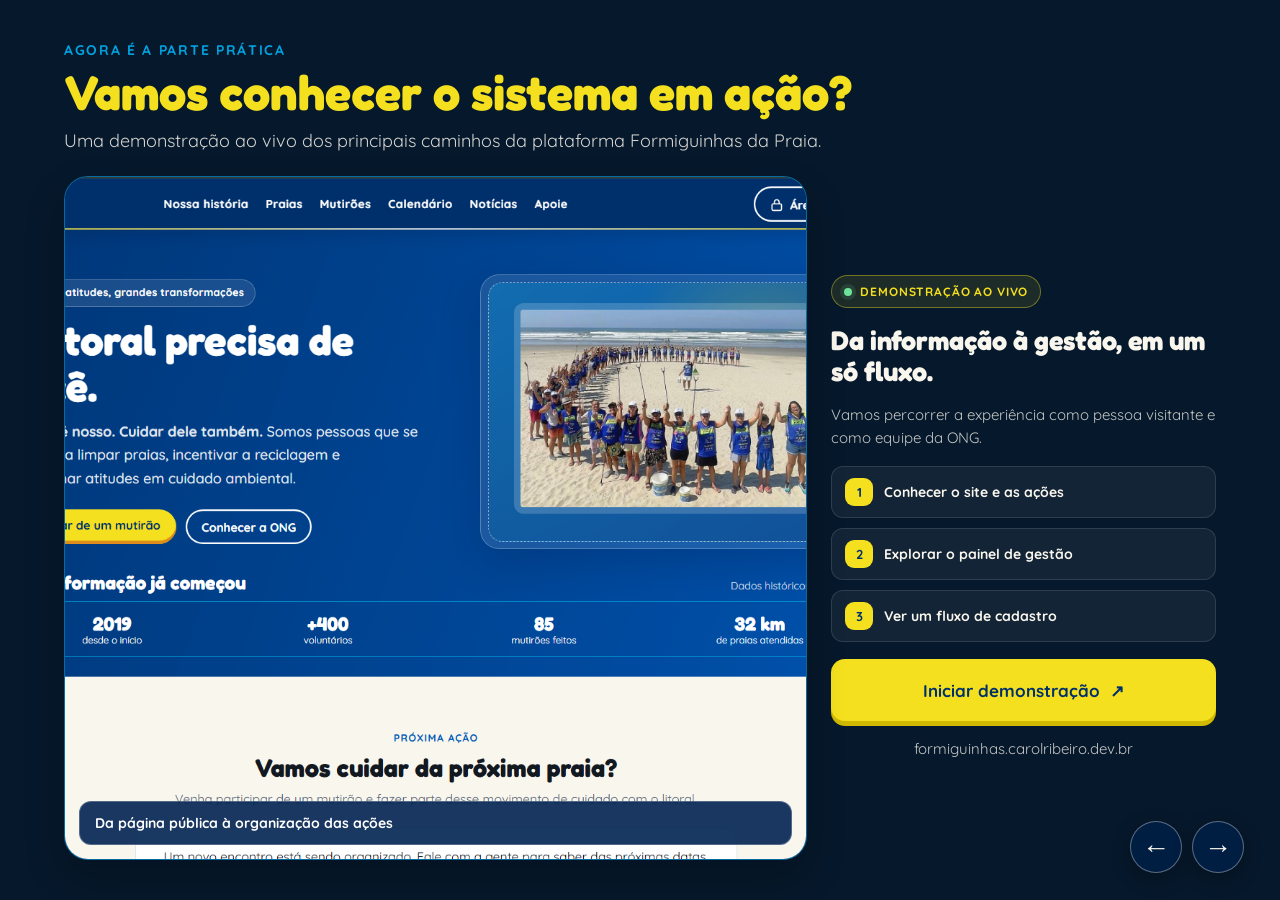
<file: slides/10_demonstracao.html>
<!DOCTYPE html>
<html lang="pt-br">
<head>
  <meta charset="utf-8">
  <meta name="viewport" content="width=device-width, initial-scale=1">
  <link href="https://fonts.googleapis.com/css2?family=Fredoka:wght@400;600&family=Quicksand:wght@400;700&display=swap" rel="stylesheet">
  <style>
    * { margin: 0; padding: 0; box-sizing: border-box; }
    .slide-container {
      width: 1280px;
      height: 720px;
      padding: 48px 64px;
      background: #00306B;
      color: #F9F6EE;
      display: flex;
      flex-direction: column;
      gap: 22px;
      font-family: 'Quicksand', sans-serif;
    }
    .demo-heading { max-width: 900px; }
    .eyebrow {
      margin-bottom: 7px;
      color: #00A3E0;
      font-size: 14px;
      font-weight: 700;
      letter-spacing: .12em;
      text-transform: uppercase;
    }
    h2 {
      margin-bottom: 10px;
      color: #F4E01E;
      font-family: 'Fredoka', sans-serif;
      font-size: 48px;
      line-height: 1.08;
    }
    .intro { color: rgba(249,246,238,.84); font-size: 18px; line-height: 1.45; }
    .demo-layout {
      display: grid;
      flex: 1;
      min-height: 0;
      grid-template-columns: minmax(0, 1.45fr) minmax(300px, .75fr);
      gap: 24px;
    }
    .preview-card {
      position: relative;
      min-width: 0;
      min-height: 0;
      overflow: hidden;
      border: 1px solid rgba(0,163,224,.55);
      border-radius: 24px;
      background: #082B58;
      box-shadow: 0 18px 40px rgba(0,0,0,.2);
    }
    .preview-card img {
      display: block;
      width: 100%;
      height: 100%;
      object-fit: cover;
      object-position: center top;
    }
    .preview-caption {
      position: absolute;
      right: 14px;
      bottom: 14px;
      left: 14px;
      padding: 12px 15px;
      border: 1px solid rgba(255,255,255,.25);
      border-radius: 12px;
      color: #FFFFFF;
      background: rgba(0,35,81,.9);
      font-size: 14px;
      font-weight: 700;
    }
    .demo-info {
      display: flex;
      min-width: 0;
      flex-direction: column;
      justify-content: center;
      gap: 17px;
    }
    .live-badge {
      display: inline-flex;
      width: fit-content;
      align-items: center;
      gap: 8px;
      padding: 8px 12px;
      border: 1px solid rgba(244,224,30,.4);
      border-radius: 999px;
      color: #F4E01E;
      background: rgba(244,224,30,.1);
      font-size: 12px;
      font-weight: 700;
      letter-spacing: .07em;
      text-transform: uppercase;
    }
    .live-badge::before {
      width: 8px;
      height: 8px;
      border-radius: 50%;
      background: #6FE39A;
      content: "";
      box-shadow: 0 0 0 4px rgba(111,227,154,.12);
    }
    .demo-info h3 {
      color: #F9F6EE;
      font-family: 'Fredoka', sans-serif;
      font-size: 27px;
      line-height: 1.15;
    }
    .demo-info > p { color: rgba(249,246,238,.78); font-size: 15px; line-height: 1.5; }
    .demo-steps {
      display: grid;
      gap: 10px;
      margin: 0;
      padding: 0;
      list-style: none;
    }
    .demo-steps li {
      display: flex;
      align-items: center;
      gap: 11px;
      padding: 11px 13px;
      border: 1px solid rgba(255,255,255,.12);
      border-radius: 12px;
      color: #F9F6EE;
      background: rgba(255,255,255,.055);
      font-size: 14px;
      font-weight: 700;
    }
    .step-number {
      display: grid;
      width: 28px;
      height: 28px;
      flex: 0 0 28px;
      place-items: center;
      border-radius: 9px;
      color: #00306B;
      background: #F4E01E;
      font-size: 13px;
      font-weight: 700;
    }
    .demo-cta {
      display: flex;
      min-height: 62px;
      align-items: center;
      justify-content: center;
      gap: 10px;
      padding: 15px 20px;
      border: 0;
      border-radius: 14px;
      color: #00306B;
      background: #F4E01E;
      box-shadow: 0 5px 0 #D0B900;
      font-size: 17px;
      font-weight: 700;
      text-align: center;
      text-decoration: none;
      transition: transform .18s ease, box-shadow .18s ease, background .18s ease;
    }
    .demo-cta:hover {
      transform: translateY(2px);
      background: #FFE927;
      box-shadow: 0 3px 0 #D0B900;
    }
    .demo-url {
      color: #B7DDF2;
      font-size: 12px;
      text-align: center;
      overflow-wrap: anywhere;
    }
    @media (max-width: 900px) {
      .slide-container { height: auto; min-height: 100vh; }
      .demo-layout { grid-template-columns: minmax(0, 1fr); }
      .preview-card { min-height: 320px; aspect-ratio: 16 / 9; }
      .demo-info { align-items: stretch; }
    }
    @media (max-width: 560px) {
      h2 { font-size: 34px; }
      .preview-card { height: 220px; min-height: 0; aspect-ratio: auto; }
      .demo-cta { font-size: 15px; }
    }
  </style>
  <link href="../css/navegacao.css" rel="stylesheet">
  <link href="../css/apresentacao-responsiva.css" rel="stylesheet">
</head>
<body>
  <div class="slide-container">
    <header class="demo-heading">
      <p class="eyebrow">Agora é a parte prática</p>
      <h2>Vamos conhecer o sistema em ação?</h2>
      <p class="intro">Uma demonstração ao vivo dos principais caminhos da plataforma Formiguinhas da Praia.</p>
    </header>
    <div class="demo-layout">
      <figure class="preview-card">
        <img src="../assets/user_photos/site-institucional.png" alt="Prévia real da página inicial do site Formiguinhas da Praia">
        <figcaption class="preview-caption">Da página pública à organização das ações</figcaption>
      </figure>
      <section class="demo-info" aria-label="Roteiro da demonstração">
        <span class="live-badge">Demonstração ao vivo</span>
        <h3>Da informação à gestão, em um só fluxo.</h3>
        <p>Vamos percorrer a experiência como pessoa visitante e como equipe da ONG.</p>
        <ol class="demo-steps">
          <li><span class="step-number">1</span>Conhecer o site e as ações</li>
          <li><span class="step-number">2</span>Explorar o painel de gestão</li>
          <li><span class="step-number">3</span>Ver um fluxo de cadastro</li>
        </ol>
        <a class="demo-cta" href="https://formiguinhas.carolribeiro.dev.br" target="_blank" rel="noopener noreferrer">
          Iniciar demonstração <span aria-hidden="true">↗</span>
        </a>
        <p class="demo-url">formiguinhas.carolribeiro.dev.br</p>
      </section>
    </div>
  </div>
  <nav class="slide-navigation" aria-label="Navegação da apresentação">
    <a class="slide-nav-arrow" href="09_backend_apis.html" aria-label="Slide anterior" title="Slide anterior">←</a>
    <a class="slide-nav-arrow" href="11_publicacao.html" aria-label="Próximo slide" title="Próximo slide">→</a>
  </nav>
</body>
</html>
</file>
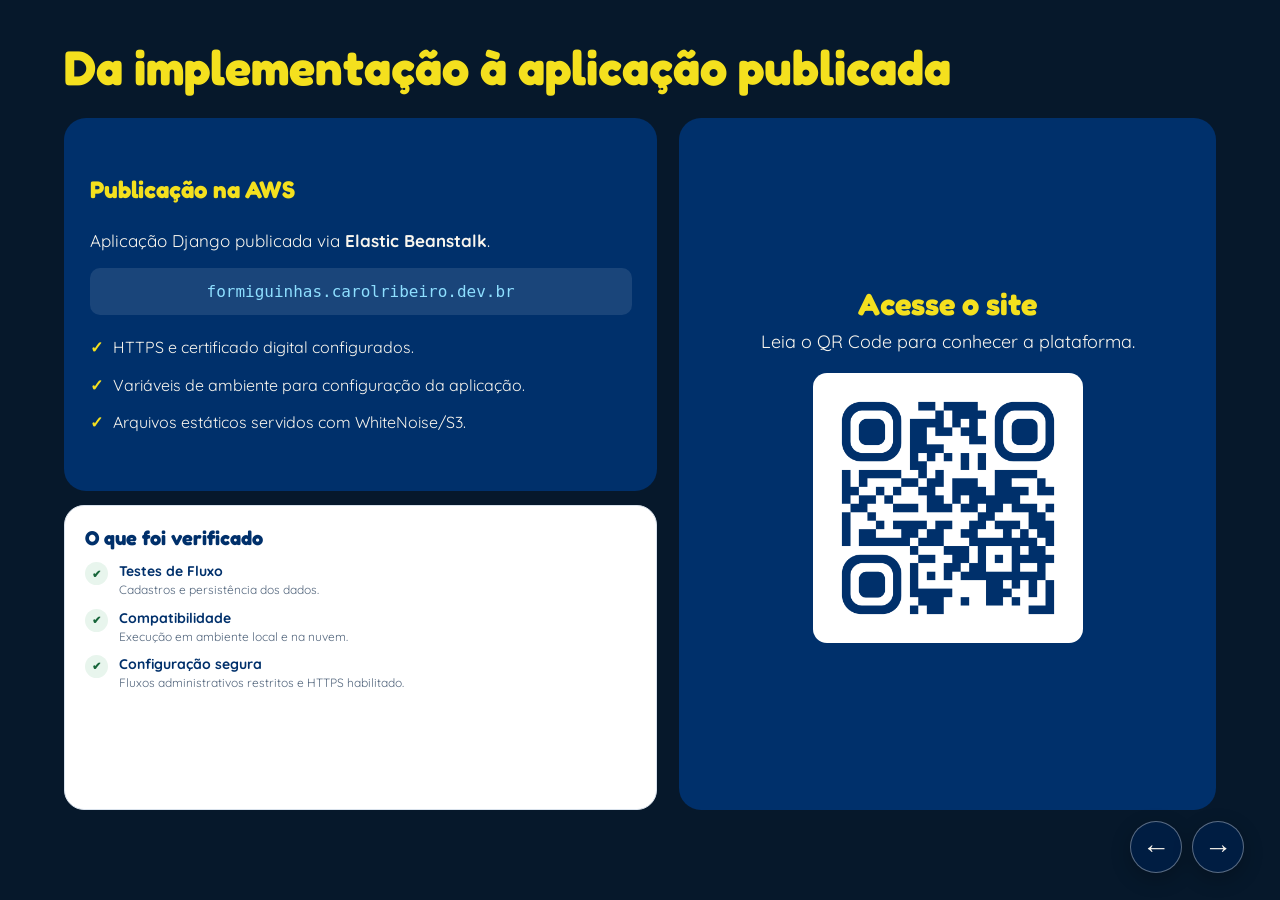
<file: slides/11_publicacao.html>
<!DOCTYPE html>
<html lang="pt-br">
<head>
  <meta charset="utf-8">
  <meta name="viewport" content="width=device-width, initial-scale=1">
  <link href="https://fonts.googleapis.com/css2?family=Fredoka:wght@400;600&family=Quicksand:wght@400;700&display=swap" rel="stylesheet">
  <style>
    * { margin: 0; padding: 0; box-sizing: border-box; }
    .slide-container {
      width: 1280px;
      height: 720px;
      padding: 46px 64px;
      color: #00306B;
      background: #F9F6EE;
      display: flex;
      flex-direction: column;
      font-family: 'Quicksand', sans-serif;
    }
    h2 {
      margin-bottom: 24px;
      color: #0058B9;
      font-family: 'Fredoka', sans-serif;
      font-size: 46px;
      line-height: 1.1;
    }
    .main-cols {
      display: grid;
      min-height: 0;
      flex: 1;
      grid-template-columns: 1.1fr .9fr;
      gap: 22px;
    }
    .pub-card {
      min-width: 0;
      padding: 28px;
      border-radius: 22px;
      color: #F9F6EE;
      background: #00306B;
      display: flex;
      flex-direction: column;
      gap: 15px;
    }
    .pub-card h3 {
      font-family: 'Fredoka', sans-serif;
      color: #F4E01E;
      font-size: 24px;
      margin-bottom: 10px;
    }
    .pub-card p { font-size: 17px; line-height: 1.45; }
    .pub-card--deployment { justify-content: center; }
    .deployment-list {
      display: grid;
      gap: 14px;
      margin-top: 6px;
      list-style: none;
      font-size: 16px;
      line-height: 1.45;
    }
    .deployment-list li {
      display: flex;
      align-items: flex-start;
      gap: 10px;
    }
    .deployment-list li::before {
      content: "✓";
      flex: 0 0 auto;
      color: #F4E01E;
      font-weight: 700;
    }
    .domain-box {
      background: rgba(255,255,255,0.1);
      padding: 14px;
      border-radius: 10px;
      font-family: monospace;
      font-size: 16px;
      text-align: center;
      color: #8EDFFF;
      overflow-wrap: anywhere;
    }
    .publication-side {
      display: grid;
      min-height: 0;
      grid-template-rows: auto 1fr;
      gap: 14px;
    }
    .pub-card--qr {
      flex-direction: row;
      align-items: center;
      justify-content: space-between;
      gap: 18px;
    }
    .pub-card--qr h3 { margin-bottom: 7px; }
    .pub-card--qr p { margin: 0; font-size: 15px; }
    .qr-link {
      display: block;
      flex: 0 0 142px;
      padding: 8px;
      border-radius: 14px;
      background: #FFFFFF;
    }
    .qr-link img {
      display: block;
      width: 100%;
      height: auto;
      border-radius: 6px;
    }
    .verification {
      padding: 20px 24px;
      border: 1px solid #D9E2EC;
      border-radius: 20px;
      background: #FFFFFF;
    }
    .verification h3 {
      margin-bottom: 12px;
      color: #00306B;
      font-family: 'Fredoka', sans-serif;
      font-size: 20px;
    }
    .test-list {
      list-style: none;
      display: flex;
      flex-direction: column;
      gap: 10px;
    }
    .test-item {
      display: flex;
      gap: 11px;
      align-items: flex-start;
    }
    .test-item span {
      background: #E8F5ED;
      color: #17653A;
      width: 23px;
      height: 23px;
      border-radius: 50%;
      display: flex;
      align-items: center;
      justify-content: center;
      flex-shrink: 0;
      font-size: 11px;
      font-weight: 700;
    }
    .test-item strong { display: block; color: #00306B; font-size: 14px; }
    .test-item p { margin-top: 2px; color: #52657C; font-size: 12px; line-height: 1.35; }
  </style>
  <link href="../css/navegacao.css" rel="stylesheet">
  <link href="../css/apresentacao-responsiva.css" rel="stylesheet">
</head>
<body><div class="slide-container publication-slide">
    <h2>Da implementação à aplicação publicada</h2>
    <div class="main-cols publication-layout">
    <div class="publication-deployment">
      <article class="pub-card pub-card--deployment">
        <h3>Publicação na AWS</h3>
        <p>Aplicação Django publicada via <strong>Elastic Beanstalk</strong>.</p>
        <div class="domain-box">formiguinhas.carolribeiro.dev.br</div>
        <ul class="deployment-list">
          <li>HTTPS e certificado digital configurados.</li>
          <li>Variáveis de ambiente para configuração da aplicação.</li>
          <li>Arquivos estáticos servidos com WhiteNoise/S3.</li>
        </ul>
      </article>
      <section class="verification" aria-label="Verificações realizadas">
        <h3>O que foi verificado</h3>
        <ul class="test-list">
          <li class="test-item">
            <span>✔</span>
            <div>
              <strong>Testes de Fluxo</strong>
              <p>Cadastros e persistência dos dados.</p>
            </div>
          </li>
          <li class="test-item">
            <span>✔</span>
            <div>
              <strong>Compatibilidade</strong>
              <p>Execução em ambiente local e na nuvem.</p>
            </div>
          </li>
          <li class="test-item">
            <span>✔</span>
            <div>
              <strong>Configuração segura</strong>
              <p>Fluxos administrativos restritos e HTTPS habilitado.</p>
            </div>
          </li>
        </ul>
      </section>
    </div>
    <div class="publication-side">
      <article class="pub-card pub-card--qr">
        <div>
          <h3>Acesse o site</h3>
          <p>Leia o QR Code para conhecer a plataforma.</p>
        </div>
        <a class="qr-link" href="https://formiguinhas.carolribeiro.dev.br" target="_blank" rel="noopener noreferrer" aria-label="Abrir o site Formiguinhas da Praia em nova aba">
          <img src="../assets/user_photos/qrcode.png" alt="QR Code para abrir o site Formiguinhas da Praia">
        </a>
      </article>
    </div>
    </div>
  </div>
</div>
  <nav class="slide-navigation" aria-label="Navegação da apresentação">
    <a class="slide-nav-arrow" href="10_demonstracao.html" aria-label="Slide anterior" title="Slide anterior">←</a>
    <a class="slide-nav-arrow" href="12_encerramento.html" aria-label="Próximo slide" title="Próximo slide">→</a>
  </nav>
</body>
</html>
</file>
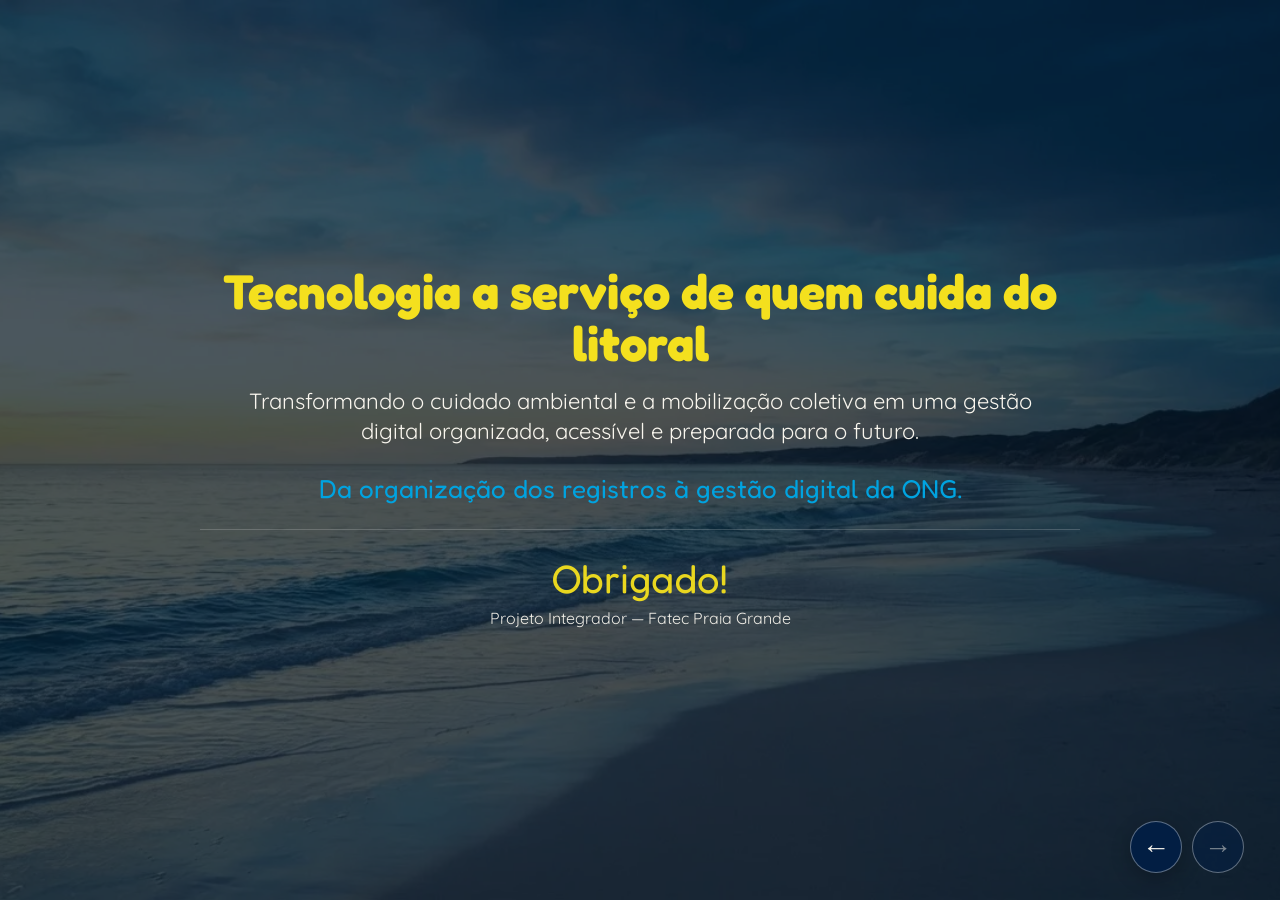
<file: slides/12_encerramento.html>
<!DOCTYPE html>
<html lang="pt-br">
<head>
  <meta charset="utf-8">
  <meta name="viewport" content="width=device-width, initial-scale=1">
  <link href="https://fonts.googleapis.com/css2?family=Fredoka:wght@400;600&family=Quicksand:wght@400;700&display=swap" rel="stylesheet">
  <style>
    * { margin: 0; padding: 0; box-sizing: border-box; }
    html, body { height: 100%; }
    body {
      background: #001826;
      display: flex;
      align-items: center;
      justify-content: center;
      font-family: 'Quicksand', sans-serif;
    }
    .slide-container {
      width: 1280px;
      height: 720px;
      background: #00306B;
      color: #F9F6EE;
      display: flex;
      flex-direction: column;
      padding: 36px 56px;
      justify-content: center;
      align-items: center;
      position: relative;
      text-align: center;
      overflow: hidden;
    }
    .background-img {
      position: absolute;
      top: 0;
      left: 0;
      width: 1280px;
      height: 720px;
      z-index: 1;
      opacity: 0.28;
      pointer-events: none;
    }
    .background-img img {
      width: 100%;
      height: 100%;
      object-fit: cover;
      display: block;
    }
    .content-box {
      position: relative;
      z-index: 2;
      max-width: 880px;
      width: 100%;
      margin: 0 auto;
    }
    h2 {
      font-family: 'Fredoka', sans-serif;
      font-size: 56px;
      color: #F4E01E;
      margin-bottom: 18px;
      line-height: 1.06;
      word-break: keep-all;
    }
    .impact-text {
      font-size: 22px;
      margin-bottom: 28px;
      color: #F9F6EE;
      line-height: 1.35;
      max-width: 820px;
      margin-left: auto;
      margin-right: auto;
    }
    .highlight-phrase {
      font-family: 'Fredoka', sans-serif;
      font-size: 26px;
      color: #00A3E0;
      margin-bottom: 26px;
      line-height: 1.08;
    }
    .footer-info {
      font-size: 16px;
      border-top: 1px solid rgba(255,255,255,0.18);
      padding-top: 18px;
      width: 100%;
      margin-top: 8px;
    }
    .thanks {
      font-family: 'Fredoka', sans-serif;
      font-size: 40px;
      color: #F4E01E;
      margin-bottom: 6px;
    }
    .footer-info p { margin: 6px 0; opacity: 0.95; }
    .names { margin-top: 8px; opacity: 0.75; font-size: 15px; }
  </style>
  <link href="../css/navegacao.css" rel="stylesheet">
  <link href="../css/apresentacao-responsiva.css" rel="stylesheet">
</head>
<body>
  <div class="slide-container">
    <div class="background-img">
      <img src="../assets/generated/encerramento-impacto-3116ce477d51.webp" alt="Impacto Ambiental">
    </div>
    <div class="content-box">
      <h2>Tecnologia a serviço de quem cuida do litoral</h2>
      <p class="impact-text">
        Transformando o cuidado ambiental e a mobilização coletiva em uma gestão digital organizada, acessível e preparada para o futuro.
      </p>
      <p class="highlight-phrase">
        Da organização dos registros à gestão digital da ONG.
      </p>
      <div class="footer-info">
        <p class="thanks">Obrigado!</p>
        <p>Projeto Integrador — Fatec Praia Grande</p>
      </div>
    </div>
  </div>
  <nav class="slide-navigation" aria-label="Navegação da apresentação">
    <a class="slide-nav-arrow" href="11_publicacao.html" aria-label="Slide anterior" title="Slide anterior">←</a>
    <span class="slide-nav-arrow is-disabled" aria-disabled="true" aria-label="Último slide">→</span>
  </nav>
</body>
</html>
</file>
<file: css/navegacao.css>
.slide-navigation {
  position: fixed;
  z-index: 20;
  right: clamp(16px, 3vw, 36px);
  bottom: clamp(16px, 3vh, 28px);
  display: flex;
  align-items: center;
  gap: 10px;
}

.slide-nav-arrow {
  display: grid;
  width: 52px;
  height: 52px;
  place-items: center;
  border: 1px solid rgba(255, 255, 255, .35);
  border-radius: 50%;
  color: #F9F6EE;
  background: rgba(0, 30, 70, .88);
  box-shadow: 0 6px 20px rgba(0, 0, 0, .24);
  font: 700 28px/1 'Quicksand', sans-serif;
  text-decoration: none;
  transition: background .18s ease, transform .18s ease, box-shadow .18s ease;
}

.slide-nav-arrow:hover {
  transform: translateY(-2px);
  background: #0058B9;
  box-shadow: 0 9px 24px rgba(0, 0, 0, .3);
}

.slide-nav-arrow:focus-visible {
  outline: 3px solid #F4E01E;
  outline-offset: 4px;
}

.slide-nav-arrow.is-disabled {
  color: rgba(249, 246, 238, .48);
  background: rgba(0, 30, 70, .5);
  box-shadow: none;
}

@media (max-width: 600px) {
  .slide-navigation {
    right: 14px;
    bottom: 14px;
    gap: 8px;
  }

  .slide-nav-arrow {
    width: 46px;
    height: 46px;
    font-size: 24px;
  }
}

@media (prefers-reduced-motion: reduce) {
  .slide-nav-arrow { transition: none; }
}
</file>
<file: css/apresentacao-responsiva.css>
html,
body {
  width: 100%;
  height: 100%;
  min-height: 100%;
  margin: 0;
  background: #06182b;
}

body {
  display: flex;
  min-height: 100svh;
  align-items: center;
  justify-content: center;
  overflow-x: hidden;
}

.slide-container {
  position: relative;
  flex: 0 0 auto;
  width: 100vw !important;
  height: 100svh !important;
  min-height: 0 !important;
  aspect-ratio: auto;
  overflow: hidden;
  color: #F9F6EE !important;
  background: #06182b !important;
}

.slide-container h2 {
  color: #F4E01E;
  font-size: clamp(42px, 3.8vw, 60px);
}

.narrative,
.technical-warning {
  color: #E5EDF5 !important;
}

.slide-container .db-col ul {
  color: #00306B;
}

.slide-container img {
  max-width: 100%;
}

.image-side {
  min-width: 0;
  height: auto !important;
  align-self: stretch;
}

.background-img {
  inset: 0;
  width: auto !important;
  height: auto !important;
}

.background-img img {
  width: 100%;
  height: 100%;
  object-fit: cover;
  object-position: center;
}

.record-photo img {
  transform: none !important;
}

.verification {
  transform: none !important;
}

.tech-group,
.tech-item,
.demo-step,
.placeholder-box {
  min-width: 0;
  max-width: 100%;
}

.tech-item,
.placeholder-box {
  overflow-wrap: anywhere;
}

@media (max-width: 900px), (max-height: 620px) {
  body {
    display: block;
    min-height: 100svh;
    overflow-x: hidden;
    overflow-y: auto;
  }

  .slide-container {
    width: min(100%, 760px) !important;
    min-height: 100svh !important;
    height: auto !important;
    margin-inline: auto;
    padding: 32px 24px 104px;
    aspect-ratio: auto;
    overflow: visible;
  }

  .slide-container h1 {
    font-size: clamp(38px, 8vw, 60px);
    line-height: 1.05;
  }

  .slide-container h2 {
    max-width: 100%;
    font-size: clamp(30px, 6vw, 42px);
    line-height: 1.08;
    margin-bottom: 22px;
  }

  .content-grid,
  .main-content,
  .content,
  .layout,
  .main-cols,
  .db-comparison,
  .tech-grid,
  .demo-grid {
    grid-template-columns: minmax(0, 1fr) !important;
  }

  .image-side {
    width: 100% !important;
    min-height: clamp(240px, 65vw, 420px);
  }

  .image-side img {
    width: 100%;
    height: 100%;
    object-fit: cover;
    object-position: center 38%;
  }

  .content-side {
    width: 100%;
    gap: 32px;
    padding: 36px 28px;
  }

  .main-content,
  .content,
  .layout,
  .main-cols,
  .content-grid {
    gap: 24px;
  }

  .text-block {
    gap: 24px;
  }

  figure.image-block {
    min-height: 0;
  }

  .image-block img {
    width: 100%;
    height: clamp(300px, 82vw, 460px);
    flex: 0 0 auto;
    object-fit: cover;
    object-position: center 30%;
  }

  .record-photo {
    min-height: 0 !important;
  }

  .record-photo img {
    width: 100%;
    height: clamp(280px, 76vw, 420px);
    flex: 0 0 auto;
    object-fit: contain;
  }

  .management-image,
  .hero-image {
    width: 100% !important;
    height: auto !important;
    min-height: 0 !important;
    max-height: none;
    aspect-ratio: 16 / 9;
    object-fit: contain;
  }

  .background-img {
    position: absolute;
    inset: 0;
  }

  .background-img img {
    width: 100%;
    height: 100%;
  }

  .verification {
    grid-column: 1 / -1;
  }

  .publication-side {
    grid-template-rows: auto auto;
  }

  .slide-navigation {
    position: fixed;
  }
}

@media (min-width: 901px) and (min-height: 621px) {
  .slide-container {
    padding: clamp(32px, 4.5vh, 60px) clamp(36px, 5vw, 80px);
  }

  .slide-container h2 {
    font-size: clamp(40px, 3.8vw, 60px);
  }
}

@media (max-width: 560px) {
  .slide-container {
    padding: 28px 18px 96px;
  }

  .slide-container h2 {
    font-size: clamp(28px, 8vw, 36px);
  }

  .content-side {
    padding: 28px 20px;
  }

  .team-grid,
  .highlights {
    grid-template-columns: minmax(0, 1fr) !important;
  }

  .color-row {
    flex-wrap: wrap;
  }

  .modules {
    gap: 10px;
  }

  .module {
    max-width: 100%;
    font-size: 15px;
  }

  .pub-card {
    min-width: 0;
    padding: 22px;
    border-radius: 20px;
  }
}

.slide-management {
  gap: clamp(6px, .8vh, 10px);
  padding-top: clamp(20px, 3vh, 38px);
  padding-bottom: 56px;
}

.slide-management h2 {
  font-size: clamp(48px, 4vw, 72px);
}

.slide-management .panel-label {
  font-size: clamp(22px, 1.8vw, 28px);
  margin-bottom: 0;
}

.slide-management .management-image {
  width: min(100%, 1550px);
  height: auto;
  max-height: min(58svh, calc(100svh - 360px));
}

.slide-management .caption {
  font-size: clamp(18px, 1.5vw, 22px);
}

.slide-management .modules-title {
  font-size: clamp(26px, 2vw, 32px);
  margin-top: 4px;
  margin-bottom: 4px;
}

.slide-management .module {
  padding: 14px 24px;
  font-size: clamp(17px, 1.45vw, 22px);
}

.slide-identity .content-grid {
  grid-template-columns: minmax(0, 1fr) minmax(0, 1.1fr);
}

.slide-identity .brand-panel {
  justify-content: space-between;
}

.slide-identity .brand-panel > div:first-child {
  display: flex;
  flex: 1;
  flex-direction: column;
  justify-content: center;
}

.slide-identity .brand-panel .section-heading {
  font-size: clamp(25px, 2.1vw, 32px);
}

.slide-identity .swatches {
  gap: clamp(10px, 1.2vw, 18px);
}

.slide-identity .swatch-color {
  height: clamp(84px, 12vh, 132px);
  margin-bottom: 12px;
  border-radius: 14px;
}

.slide-identity .swatch strong {
  font-size: clamp(14px, 1.15vw, 17px);
}

.slide-identity .swatch code {
  font-size: clamp(12px, 1vw, 15px);
}

.slide-identity .site-preview {
  flex: 0 0 auto;
}

.slide-identity .site-preview img {
  width: 100%;
  height: clamp(280px, 40svh, 440px);
  background: #06182b;
  object-fit: contain;
  object-position: center;
}

@media (max-width: 900px), (max-height: 620px) {
  .slide-management {
    padding-bottom: 104px;
  }

  .slide-management h2 {
    font-size: clamp(34px, 8vw, 42px);
  }

  .slide-identity {
    padding-bottom: 104px;
  }

  .slide-management .management-image {
    width: 100%;
    max-height: none;
    aspect-ratio: auto;
    object-fit: contain;
  }

  .slide-management .modules-title {
    margin-top: 18px;
    margin-bottom: 12px;
  }

  .slide-identity .content-grid {
    grid-template-columns: minmax(0, 1fr);
  }

  .slide-identity .site-preview img {
    height: auto;
    aspect-ratio: 2 / 1;
  }
}

@media (max-width: 560px) {
  .slide-management .module {
    font-size: 16px;
  }
}

@media (min-width: 901px) and (min-height: 621px) {
  .slide-identity {
    padding-bottom: 80px;
  }

  .slide-identity .site-preview img {
    height: clamp(300px, 42svh, 440px);
  }

  .slide-identity .ux-list {
    grid-template-columns: repeat(3, minmax(0, 1fr));
  }

  .slide-identity .ux-card {
    flex-direction: column;
    align-items: flex-start;
    gap: 8px;
    padding: 12px;
  }
}

.publication-layout {
  grid-template-columns: minmax(0, 1.05fr) minmax(0, .95fr);
}

.publication-slide {
  padding-bottom: clamp(88px, 10vh, 112px);
}

.publication-deployment {
  display: grid;
  min-width: 0;
  min-height: 0;
  grid-template-rows: minmax(0, 1.1fr) minmax(0, .9fr);
  gap: 14px;
}

.publication-deployment .pub-card--deployment {
  min-height: 0;
  padding: clamp(20px, 2vw, 30px);
}

.publication-deployment .verification {
  min-height: 0;
  padding: clamp(14px, 1.6vw, 22px);
}

.publication-side {
  display: flex;
  min-height: 0;
}

.publication-side .pub-card--qr {
  flex: 1;
  flex-direction: column;
  justify-content: center;
  text-align: center;
}

.publication-side .pub-card--qr h3 {
  font-size: clamp(26px, 2.4vw, 34px);
}

.publication-side .pub-card--qr p {
  font-size: clamp(16px, 1.4vw, 20px);
}

.publication-side .qr-link {
  width: clamp(200px, 30svh, 320px);
  flex: 0 0 auto;
  padding: 12px;
}

@media (max-width: 900px), (max-height: 620px) {
  .publication-slide {
    padding-bottom: 104px;
  }

  .publication-layout {
    grid-template-columns: minmax(0, 1fr);
  }

  .publication-deployment {
    grid-template-rows: auto auto;
  }

  .publication-side .pub-card--qr {
    flex-direction: row;
    text-align: left;
  }

  .publication-side .qr-link {
    width: clamp(160px, 28vw, 220px);
  }
}

@media (max-width: 560px) {
  .publication-side .pub-card--qr {
    flex-direction: column;
    text-align: center;
  }

  .publication-side .qr-link {
    width: 190px;
  }
}

.slide-tech {
  padding-top: clamp(32px, 5vh, 60px);
}

.slide-tech h2 {
  margin-bottom: clamp(20px, 3vh, 34px);
  padding-bottom: 18px;
  border-bottom: 1px solid rgba(0, 163, 224, .35);
}

.slide-tech .tech-grid {
  flex: 1 1 auto;
  align-content: center;
  grid-template-rows: repeat(2, minmax(0, 1fr));
  max-height: min(72svh, 680px);
  gap: clamp(18px, 2.2vw, 30px);
}

.slide-tech .tech-group {
  display: flex;
  min-height: 0;
  flex-direction: column;
  justify-content: center;
  padding: clamp(22px, 2.2vw, 32px);
  border-color: rgba(0, 163, 224, .45);
  background: linear-gradient(145deg, rgba(255,255,255,.1), rgba(255,255,255,.035));
  box-shadow: 0 16px 30px rgba(0, 0, 0, .14);
}

.slide-tech .tech-group h3 {
  margin-bottom: 18px;
  font-size: clamp(22px, 1.8vw, 28px);
}

.slide-tech .tech-list {
  gap: 10px;
  font-size: clamp(15px, 1.25vw, 19px);
}

.slide-tech .tech-item {
  padding: 9px 14px;
  border: 1px solid rgba(255, 255, 255, .1);
  border-radius: 9px;
  background: rgba(255, 255, 255, .11);
}

@media (max-width: 900px), (max-height: 620px) {
  .slide-tech {
    padding-bottom: 104px;
  }

  .slide-tech .tech-grid {
    max-height: none;
    grid-template-rows: none;
    align-content: stretch;
  }
}
</file>
